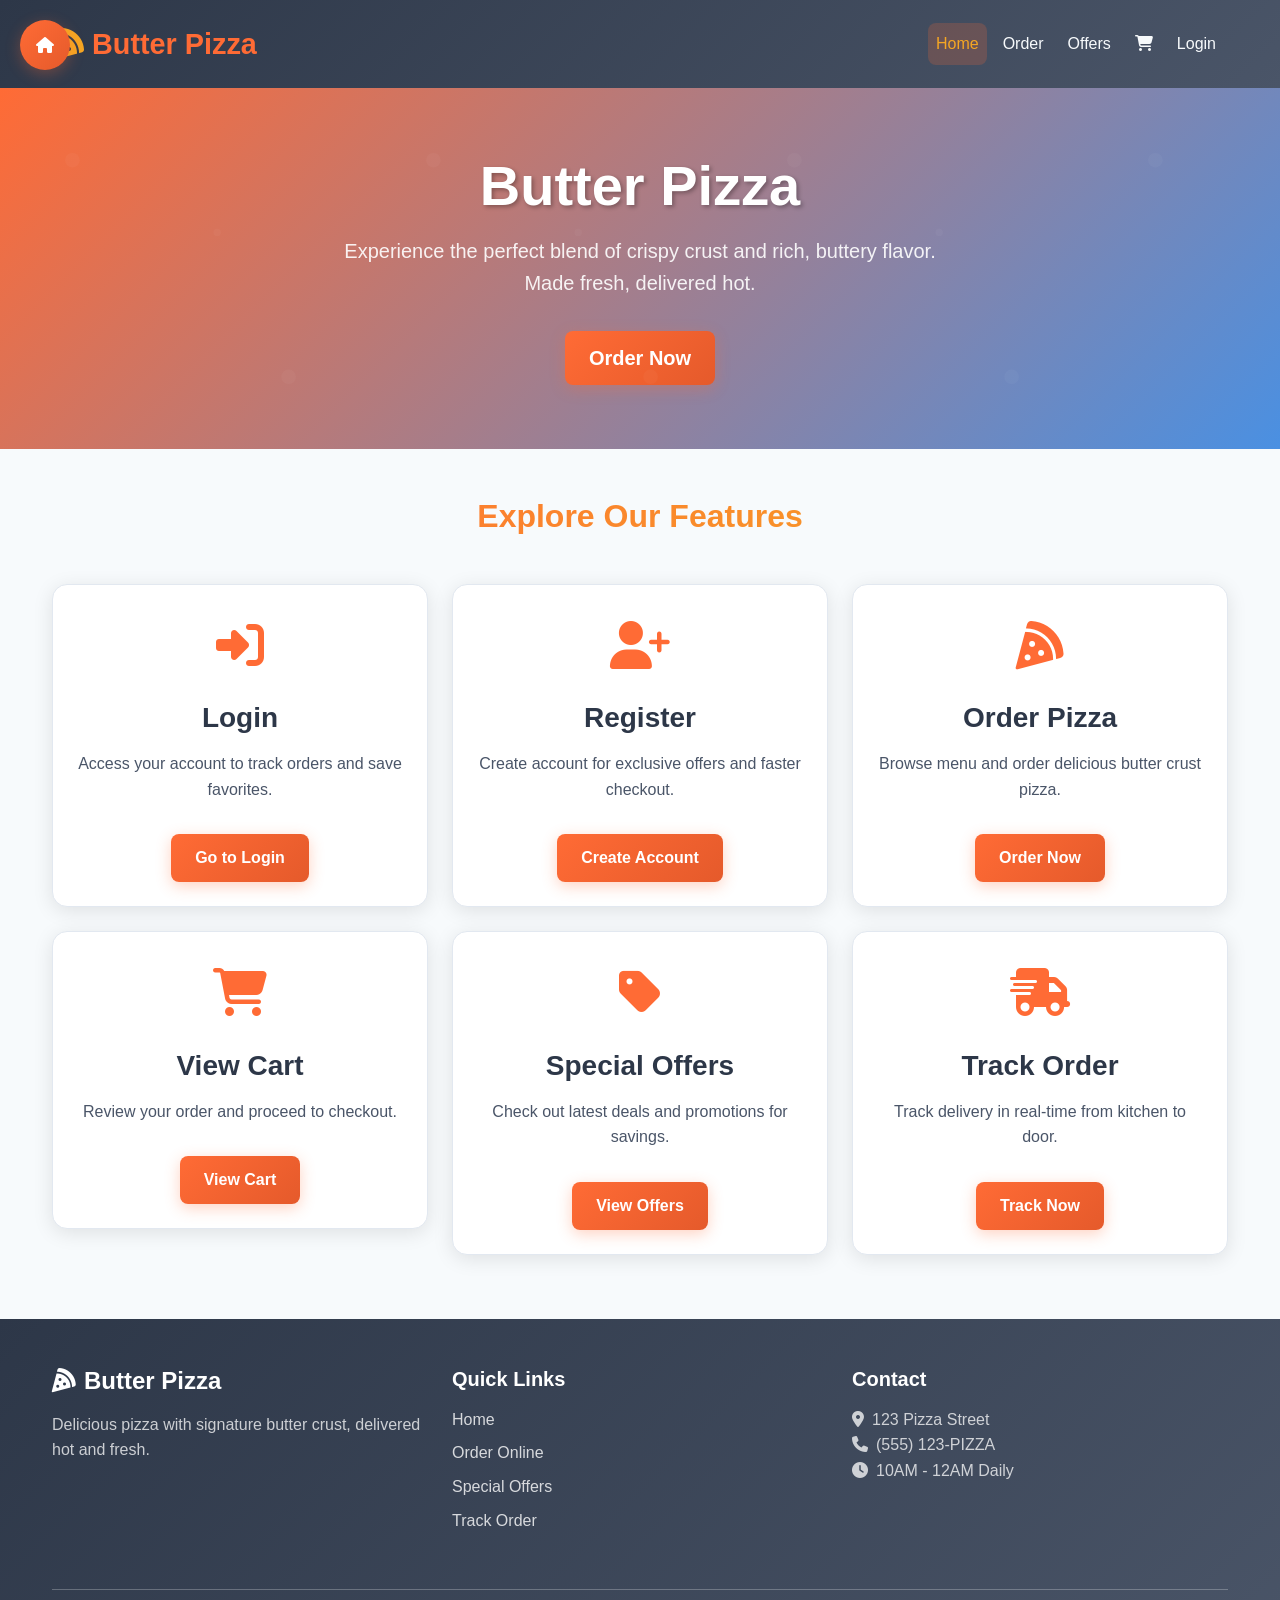
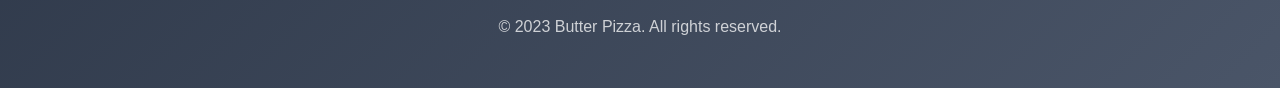
<file: 1a/index.html>
<!DOCTYPE html>
<html lang="en">
<head>
    <meta charset="UTF-8">
    <meta name="viewport" content="width=device-width, initial-scale=1.0">
    <title>Butter Pizza - Home</title>
    <!-- Bootstrap 5 -->
    <link href="https://cdn.jsdelivr.net/npm/bootstrap@5.3.0-alpha1/dist/css/bootstrap.min.css" rel="stylesheet">
    <!-- Font Awesome -->
    <link rel="stylesheet" href="https://cdnjs.cloudflare.com/ajax/libs/font-awesome/6.4.0/css/all.min.css">
    <!-- Custom CSS -->
    <link rel="stylesheet" href="styles.css">
</head>
<body>
    <!-- Navigation -->
    <nav class="navbar navbar-expand-lg">
        <div class="container">
            <a class="navbar-brand" href="index.html">
                <i class="fas fa-pizza-slice logo-icon"></i>
                Butter Pizza
            </a>
            <button class="navbar-toggler" type="button" data-bs-toggle="collapse" data-bs-target="#navbarNav">
                <span class="navbar-toggler-icon"></span>
            </button>
            <div class="collapse navbar-collapse" id="navbarNav">
                <ul class="navbar-nav ms-auto">
                    <li class="nav-item">
                        <a class="nav-link active" href="index.html">Home</a>
                    </li>
                    <li class="nav-item">
                        <a class="nav-link" href="order.html">Order</a>
                    </li>
                    <li class="nav-item">
                        <a class="nav-link" href="offers.html">Offers</a>
                    </li>
                    <li class="nav-item">
                        <a class="nav-link position-relative" href="cart.html">
                            <i class="fas fa-shopping-cart"></i>
                            <span class="cart-count badge bg-danger rounded-pill" style="display: none;">0</span>
                        </a>
                    </li>
                    <li class="nav-item">
                        <a class="nav-link" href="login.html">Login</a>
                    </li>
                </ul>
            </div>
        </div>
    </nav>

    <!-- Hero Section -->
    <section class="hero-section text-center">
        <div class="container">
            <h1 class="hero-title">Butter Pizza</h1>
            <p class="hero-subtitle">Experience the perfect blend of crispy crust and rich, buttery flavor. Made fresh, delivered hot.</p>
            <a href="order.html" class="btn btn-primary-custom btn-lg">Order Now</a>
        </div>
    </section>

    <!-- Main Content -->
    <main class="container my-5">
        <h2 class="text-center mb-5 text-gradient">Explore Our Features</h2>
        
        <div class="row g-4">
            <!-- Login Card -->
            <div class="col-md-4 col-lg-4">
                <a href="login.html" class="text-decoration-none">
                    <div class="card card-modern">
                        <div class="card-body text-center p-4">
                            <div class="card-icon">
                                <i class="fas fa-sign-in-alt"></i>
                            </div>
                            <h3 class="card-title">Login</h3>
                            <p class="card-text">Access your account to track orders and save favorites.</p>
                            <span class="btn btn-primary-custom mt-3">Go to Login</span>
                        </div>
                    </div>
                </a>
            </div>
            
            <!-- Register Card -->
            <div class="col-md-4 col-lg-4">
                <a href="register.html" class="text-decoration-none">
                    <div class="card card-modern">
                        <div class="card-body text-center p-4">
                            <div class="card-icon">
                                <i class="fas fa-user-plus"></i>
                            </div>
                            <h3 class="card-title">Register</h3>
                            <p class="card-text">Create account for exclusive offers and faster checkout.</p>
                            <span class="btn btn-primary-custom mt-3">Create Account</span>
                        </div>
                    </div>
                </a>
            </div>
            
            <!-- Order Card -->
            <div class="col-md-4 col-lg-4">
                <a href="order.html" class="text-decoration-none">
                    <div class="card card-modern">
                        <div class="card-body text-center p-4">
                            <div class="card-icon">
                                <i class="fas fa-pizza-slice"></i>
                            </div>
                            <h3 class="card-title">Order Pizza</h3>
                            <p class="card-text">Browse menu and order delicious butter crust pizza.</p>
                            <span class="btn btn-primary-custom mt-3">Order Now</span>
                        </div>
                    </div>
                </a>
            </div>
            
            <!-- Cart Card -->
            <div class="col-md-4 col-lg-4">
                <a href="cart.html" class="text-decoration-none">
                    <div class="card card-modern">
                        <div class="card-body text-center p-4">
                            <div class="card-icon">
                                <i class="fas fa-shopping-cart"></i>
                            </div>
                            <h3 class="card-title">View Cart</h3>
                            <p class="card-text">Review your order and proceed to checkout.</p>
                            <span class="btn btn-primary-custom mt-3">View Cart</span>
                        </div>
                    </div>
                </a>
            </div>
            
            <!-- Offers Card -->
            <div class="col-md-4 col-lg-4">
                <a href="offers.html" class="text-decoration-none">
                    <div class="card card-modern">
                        <div class="card-body text-center p-4">
                            <div class="card-icon">
                                <i class="fas fa-tag"></i>
                            </div>
                            <h3 class="card-title">Special Offers</h3>
                            <p class="card-text">Check out latest deals and promotions for savings.</p>
                            <span class="btn btn-primary-custom mt-3">View Offers</span>
                        </div>
                    </div>
                </a>
            </div>
            
            <!-- Track Card -->
            <div class="col-md-4 col-lg-4">
                <a href="track.html" class="text-decoration-none">
                    <div class="card card-modern">
                        <div class="card-body text-center p-4">
                            <div class="card-icon">
                                <i class="fas fa-shipping-fast"></i>
                            </div>
                            <h3 class="card-title">Track Order</h3>
                            <p class="card-text">Track delivery in real-time from kitchen to door.</p>
                            <span class="btn btn-primary-custom mt-3">Track Now</span>
                        </div>
                    </div>
                </a>
            </div>
        </div>
    </main>

    <!-- Footer -->
    <footer class="footer">
        <div class="container">
            <div class="row">
                <div class="col-md-4 mb-4">
                    <h4 class="mb-3">
                        <i class="fas fa-pizza-slice me-2"></i>Butter Pizza
                    </h4>
                    <p class="opacity-75">Delicious pizza with signature butter crust, delivered hot and fresh.</p>
                </div>
                <div class="col-md-4 mb-4">
                    <h5 class="mb-3">Quick Links</h5>
                    <div class="footer-links">
                        <a href="index.html" class="d-block mb-2">Home</a>
                        <a href="order.html" class="d-block mb-2">Order Online</a>
                        <a href="offers.html" class="d-block mb-2">Special Offers</a>
                        <a href="track.html" class="d-block mb-2">Track Order</a>
                    </div>
                </div>
                <div class="col-md-4 mb-4">
                    <h5 class="mb-3">Contact</h5>
                    <p class="opacity-75">
                        <i class="fas fa-map-marker-alt me-2"></i>123 Pizza Street<br>
                        <i class="fas fa-phone me-2"></i>(555) 123-PIZZA<br>
                        <i class="fas fa-clock me-2"></i>10AM - 12AM Daily
                    </p>
                </div>
            </div>
            <hr class="my-4 opacity-25">
            <div class="text-center opacity-75">
                <p>&copy; 2023 Butter Pizza. All rights reserved.</p>
            </div>
        </div>
    </footer>

    <!-- Home Button -->
    <a href="index.html" class="home-btn">
        <i class="fas fa-home"></i>
    </a>

    <!-- Bootstrap & Custom JS -->
    <script src="https://cdn.jsdelivr.net/npm/bootstrap@5.3.0-alpha1/dist/js/bootstrap.bundle.min.js"></script>
    <script src="script.js"></script>
</body>
</html>
</file>
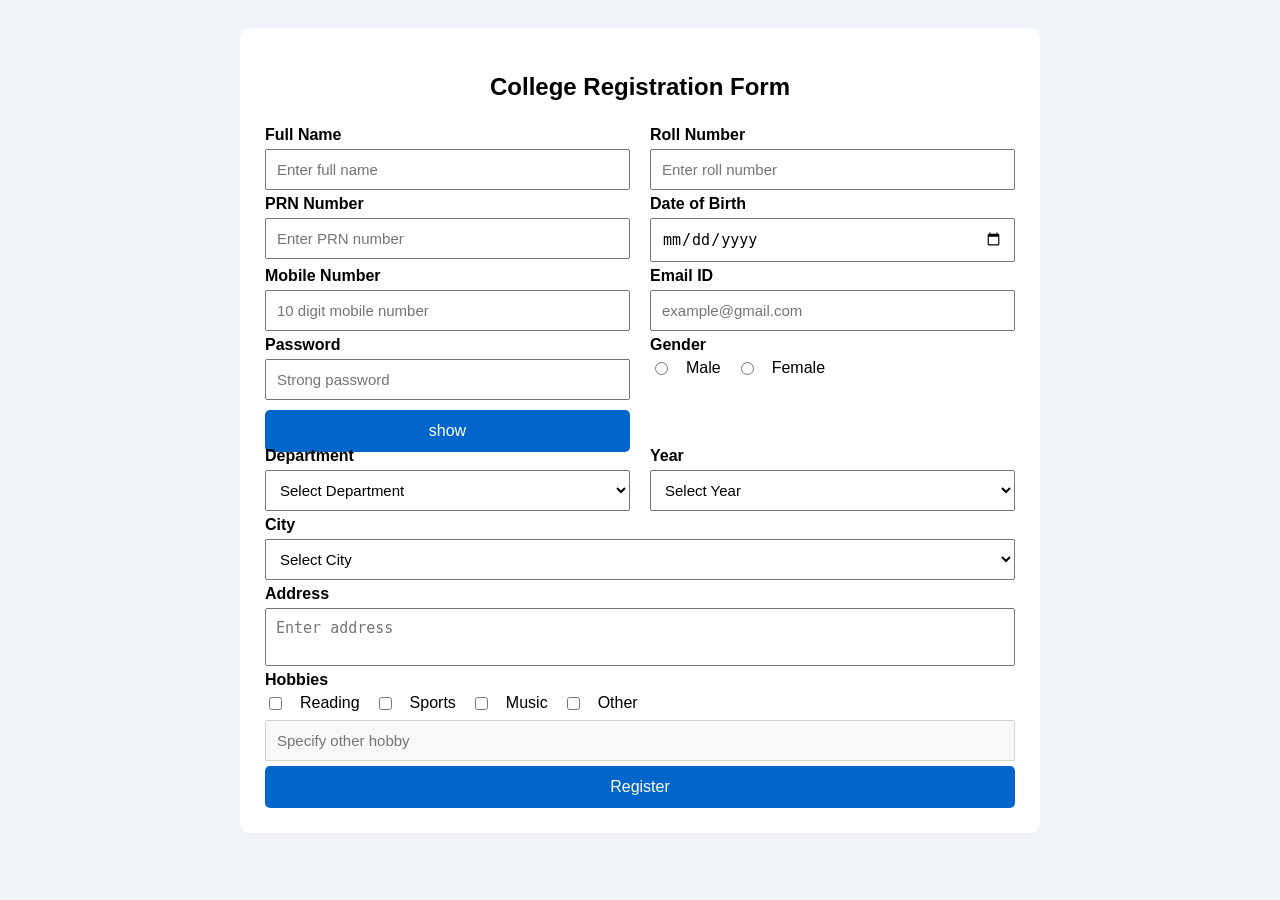
<file: 1b/index.html>
<!DOCTYPE html>
<html lang="en">
<head>
    <meta charset="UTF-8">
    <title>College Registration Form</title>
    <link rel="stylesheet" href="style.css">
</head>
<body>

<div class="container">
    <h2>College Registration Form</h2>

    <form>

        <div class="row">
            <div class="field">
                <label>Full Name</label>
                <input type="text" id="name" placeholder="Enter full name">
                <small class="error" id="nameErr"></small>
            </div>

            <div class="field">
                <label>Roll Number</label>
                <input type="text" id="roll" placeholder="Enter roll number">
                <small class="error" id="rollErr"></small>
            </div>
        </div>

        <div class="row">
            <div class="field">
                <label>PRN Number</label>
                <input type="text" id="prn" placeholder="Enter PRN number">
                <small class="error" id="prnErr"></small>
            </div>

            <div class="field">
                <label>Date of Birth</label>
                <input type="date" id="dob">
                <small class="error" id="dobErr"></small>
            </div>
        </div>

        <div class="row">
            <div class="field">
                <label>Mobile Number</label>
                <input type="text" id="mobile" placeholder="10 digit mobile number">
                <small class="error" id="mobileErr"></small>
            </div>

            <div class="field">
                <label>Email ID</label>
                <input type="email" id="email" placeholder="example@gmail.com">
                <small class="error" id="emailErr"></small>
            </div>
        </div>

        <div class="row">
            <div class="field">
                <label>Password</label>
                <input type="password" id="password" placeholder="Strong password">
                <button type="button" id="togglePassword">show</button>
                <small class="error" id="passwordErr"></small>
            </div>

            <div class="field">
                <label>Gender</label>
                <div class="radio">
                    <input type="radio" name="gender" value="Male"> Male
                    <input type="radio" name="gender" value="Female"> Female
                </div>
                <small class="error" id="genderErr"></small>
            </div>
        </div>

        <div class="row">
            <div class="field">
                <label>Department</label>
                <select id="dept">
                    <option value="">Select Department</option>
                    <option>IT</option>
                    <option>Computer</option>
                    <option>ENTC</option>
                    <option>Mechanical</option>
                </select>
                <small class="error" id="deptErr"></small>
            </div>

            <div class="field">
                <label>Year</label>
                <select id="year">
                    <option value="">Select Year</option>
                    <option>FE</option>
                    <option>SE</option>
                    <option>TE</option>
                    <option>BE</option>
                </select>
                <small class="error" id="yearErr"></small>
            </div>
        </div>

        <div class="field">
            <label>City</label>
            <select id="city">
                <option value="">Select City</option>
                <option>Pune</option>
                <option>Mumbai</option>
                <option>Delhi</option>
                <option>Bangalore</option>
            </select>
            <small class="error" id="cityErr"></small>
        </div>

        
        <div class="field">
            <label>Address</label>
            <textarea id="address" placeholder="Enter address"></textarea>
            <small class="error" id="addressErr"></small>
        </div>

        <div class="field">
            <label>Hobbies</label>
            <div class="checkbox">
                <input type="checkbox" value="Reading"> Reading
                <input type="checkbox" value="Sports"> Sports
                <input type="checkbox" value="Music"> Music
                <input type="checkbox" id="otherChk" onclick="toggleOther()"> Other
            </div>
            <input type="text" id="otherHobby" placeholder="Specify other hobby" disabled>
            <small class="error" id="hobbyErr"></small>
        </div>

        <button type="button" onclick="submitForm()">Register</button>
    </form>
</div>

<script src="script.js"></script>
</body>
</html>
</file>
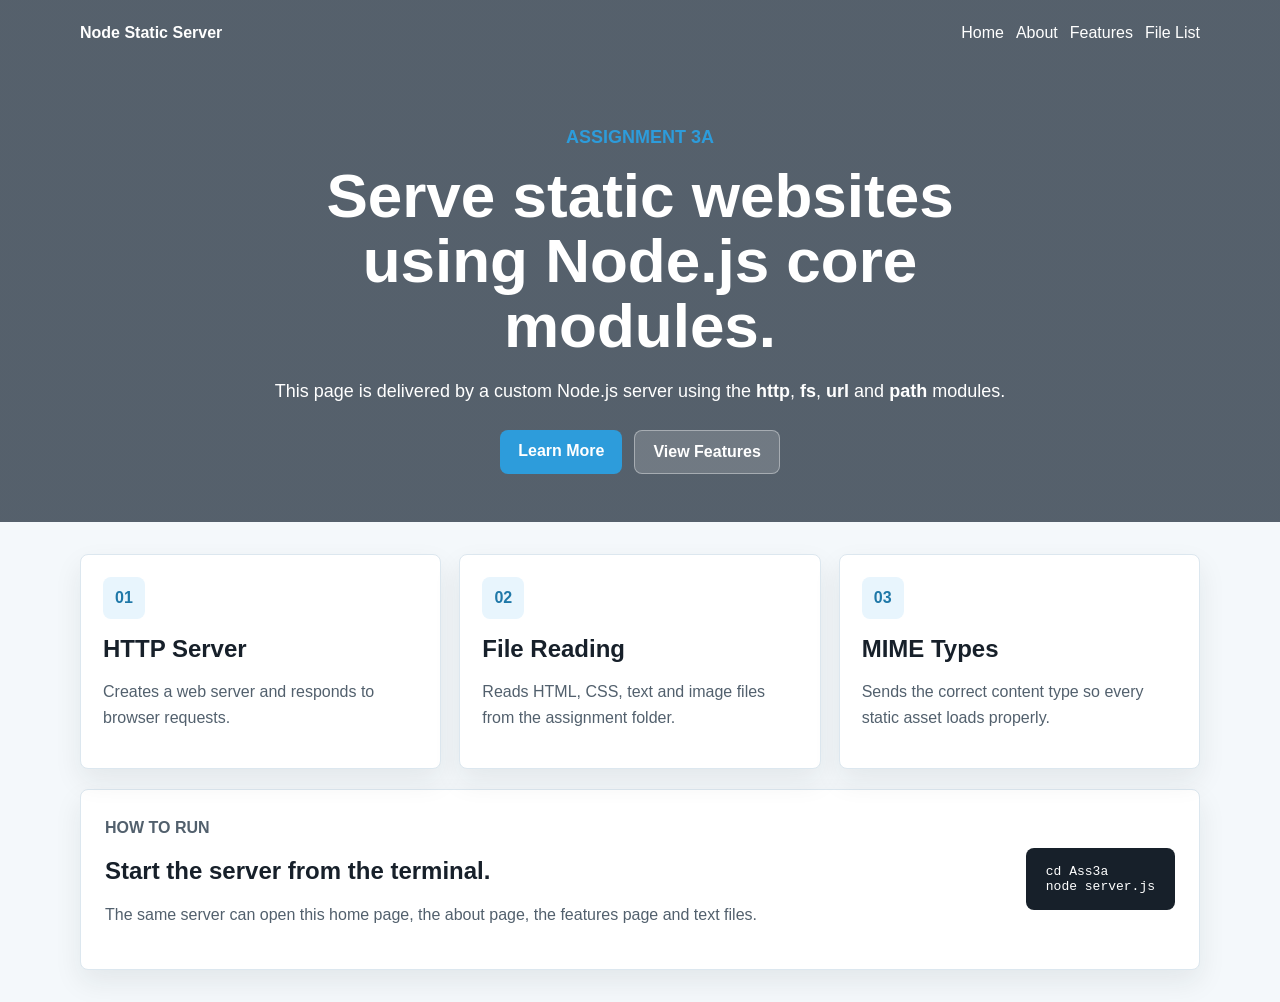
<file: Ass3a/index.html>
<!DOCTYPE html>
<html lang="en">
<head>
  <meta charset="UTF-8">
  <meta name="viewport" content="width=device-width, initial-scale=1.0">
  <title>Assignment 3a | Static Server</title>
  <link rel="stylesheet" href="style.css">
</head>
<body>
  <header class="hero">
    <nav>
      <strong>Node Static Server</strong>
      <div class="nav-links">
        <a href="index.html">Home</a>
        <a href="about.html">About</a>
        <a href="features.html">Features</a>
        <a href="/">File List</a>
      </div>
    </nav>

    <section class="hero-content">
      <p class="tag">Assignment 3a</p>
      <h1>Serve static websites using Node.js core modules.</h1>
      <p>
        This page is delivered by a custom Node.js server using the
        <strong>http</strong>, <strong>fs</strong>, <strong>url</strong> and
        <strong>path</strong> modules.
      </p>
      <div class="actions">
        <a class="button" href="about.html">Learn More</a>
        <a class="button secondary" href="features.html">View Features</a>
      </div>
    </section>
  </header>

  <main>
    <section class="cards">
      <article>
        <span>01</span>
        <h2>HTTP Server</h2>
        <p>Creates a web server and responds to browser requests.</p>
      </article>
      <article>
        <span>02</span>
        <h2>File Reading</h2>
        <p>Reads HTML, CSS, text and image files from the assignment folder.</p>
      </article>
      <article>
        <span>03</span>
        <h2>MIME Types</h2>
        <p>Sends the correct content type so every static asset loads properly.</p>
      </article>
    </section>

    <section class="panel">
      <div>
        <p class="tag">How to run</p>
        <h2>Start the server from the terminal.</h2>
        <p>The same server can open this home page, the about page, the features page and text files.</p>
      </div>
      <pre><code>cd Ass3a
node server.js</code></pre>
    </section>
  </main>
</body>
</html>
</file>
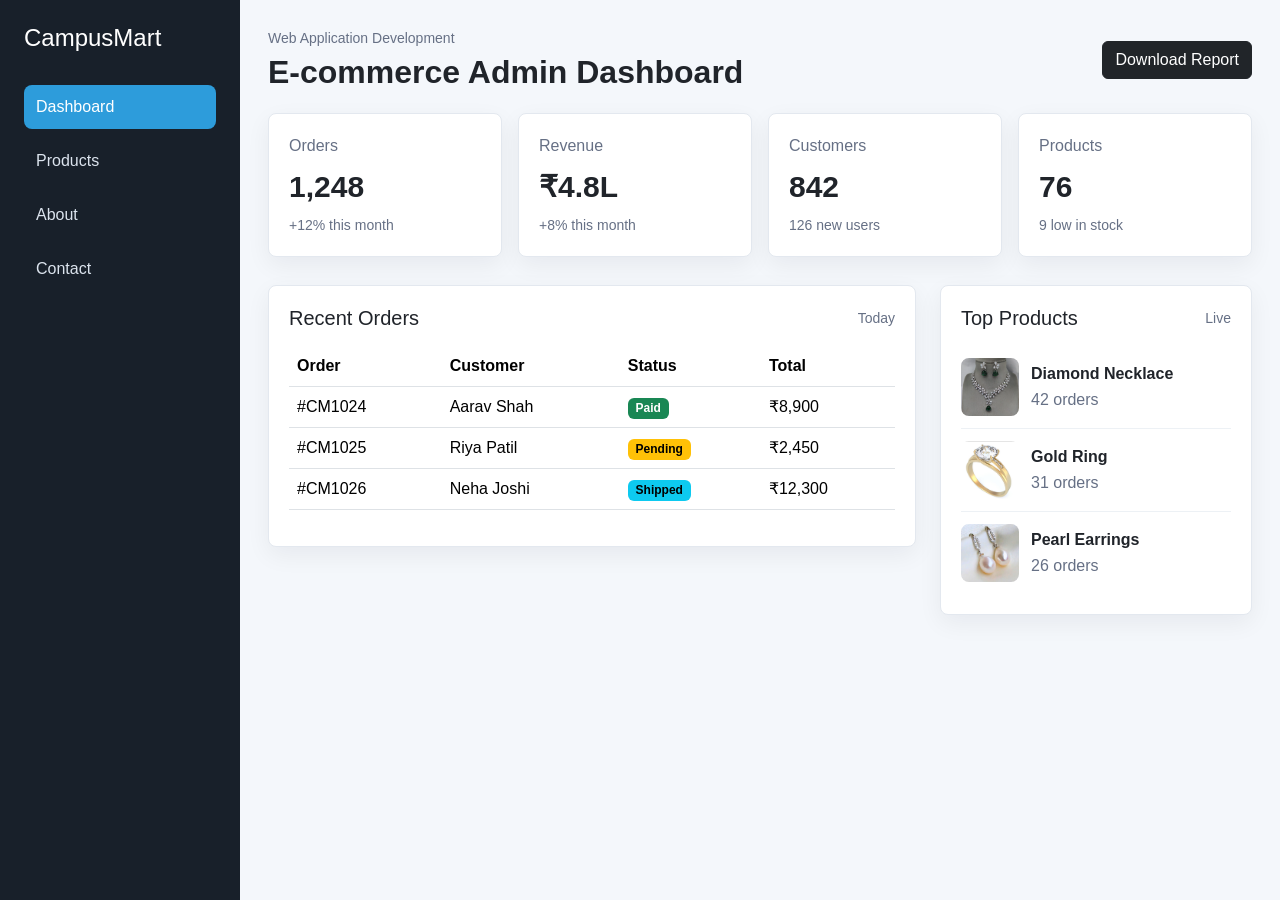
<file: Ass2b/site/index.html>
<!DOCTYPE html>
<html lang="en">
<head>
  <meta charset="UTF-8">
  <meta name="viewport" content="width=device-width, initial-scale=1.0">
  <title>Assignment 1a | Admin Dashboard</title>
  <link href="https://cdn.jsdelivr.net/npm/bootstrap@5.3.2/dist/css/bootstrap.min.css" rel="stylesheet">
  <link rel="stylesheet" href="style.css">
</head>
<body>
  <div class="dashboard">
    <aside class="sidebar">
      <h1>CampusMart</h1>
      <nav>
        <a class="active" href="index.html">Dashboard</a>
        <a href="collections.html">Products</a>
        <a href="about-us.html">About</a>
        <a href="contact.html">Contact</a>
      </nav>
    </aside>

    <main class="content">
      <header class="topbar">
        <div>
          <p class="eyebrow">Web Application Development</p>
          <h2>E-commerce Admin Dashboard</h2>
        </div>
        <button class="btn btn-dark">Download Report</button>
      </header>

      <section class="row g-3 stats">
        <div class="col-md-6 col-xl-3">
          <article class="stat-card">
            <span>Orders</span>
            <strong>1,248</strong>
            <small>+12% this month</small>
          </article>
        </div>
        <div class="col-md-6 col-xl-3">
          <article class="stat-card">
            <span>Revenue</span>
            <strong>₹4.8L</strong>
            <small>+8% this month</small>
          </article>
        </div>
        <div class="col-md-6 col-xl-3">
          <article class="stat-card">
            <span>Customers</span>
            <strong>842</strong>
            <small>126 new users</small>
          </article>
        </div>
        <div class="col-md-6 col-xl-3">
          <article class="stat-card">
            <span>Products</span>
            <strong>76</strong>
            <small>9 low in stock</small>
          </article>
        </div>
      </section>

      <section class="row g-4 mt-1">
        <div class="col-lg-8">
          <article class="panel">
            <div class="panel-heading">
              <h3>Recent Orders</h3>
              <span>Today</span>
            </div>
            <div class="table-responsive">
              <table class="table align-middle">
                <thead>
                  <tr>
                    <th>Order</th>
                    <th>Customer</th>
                    <th>Status</th>
                    <th>Total</th>
                  </tr>
                </thead>
                <tbody>
                  <tr>
                    <td>#CM1024</td>
                    <td>Aarav Shah</td>
                    <td><span class="badge text-bg-success">Paid</span></td>
                    <td>₹8,900</td>
                  </tr>
                  <tr>
                    <td>#CM1025</td>
                    <td>Riya Patil</td>
                    <td><span class="badge text-bg-warning">Pending</span></td>
                    <td>₹2,450</td>
                  </tr>
                  <tr>
                    <td>#CM1026</td>
                    <td>Neha Joshi</td>
                    <td><span class="badge text-bg-info">Shipped</span></td>
                    <td>₹12,300</td>
                  </tr>
                </tbody>
              </table>
            </div>
          </article>
        </div>

        <div class="col-lg-4">
          <article class="panel">
            <div class="panel-heading">
              <h3>Top Products</h3>
              <span>Live</span>
            </div>
            <div class="product">
              <img src="images/necklace.png" alt="Diamond necklace">
              <div>
                <strong>Diamond Necklace</strong>
                <p>42 orders</p>
              </div>
            </div>
            <div class="product">
              <img src="images/ring.png" alt="Gold ring">
              <div>
                <strong>Gold Ring</strong>
                <p>31 orders</p>
              </div>
            </div>
            <div class="product">
              <img src="images/earring.png" alt="Pearl earrings">
              <div>
                <strong>Pearl Earrings</strong>
                <p>26 orders</p>
              </div>
            </div>
          </article>
        </div>
      </section>
    </main>
  </div>

  <script src="https://cdn.jsdelivr.net/npm/bootstrap@5.3.2/dist/js/bootstrap.bundle.min.js"></script>
</body>
</html>
</file>
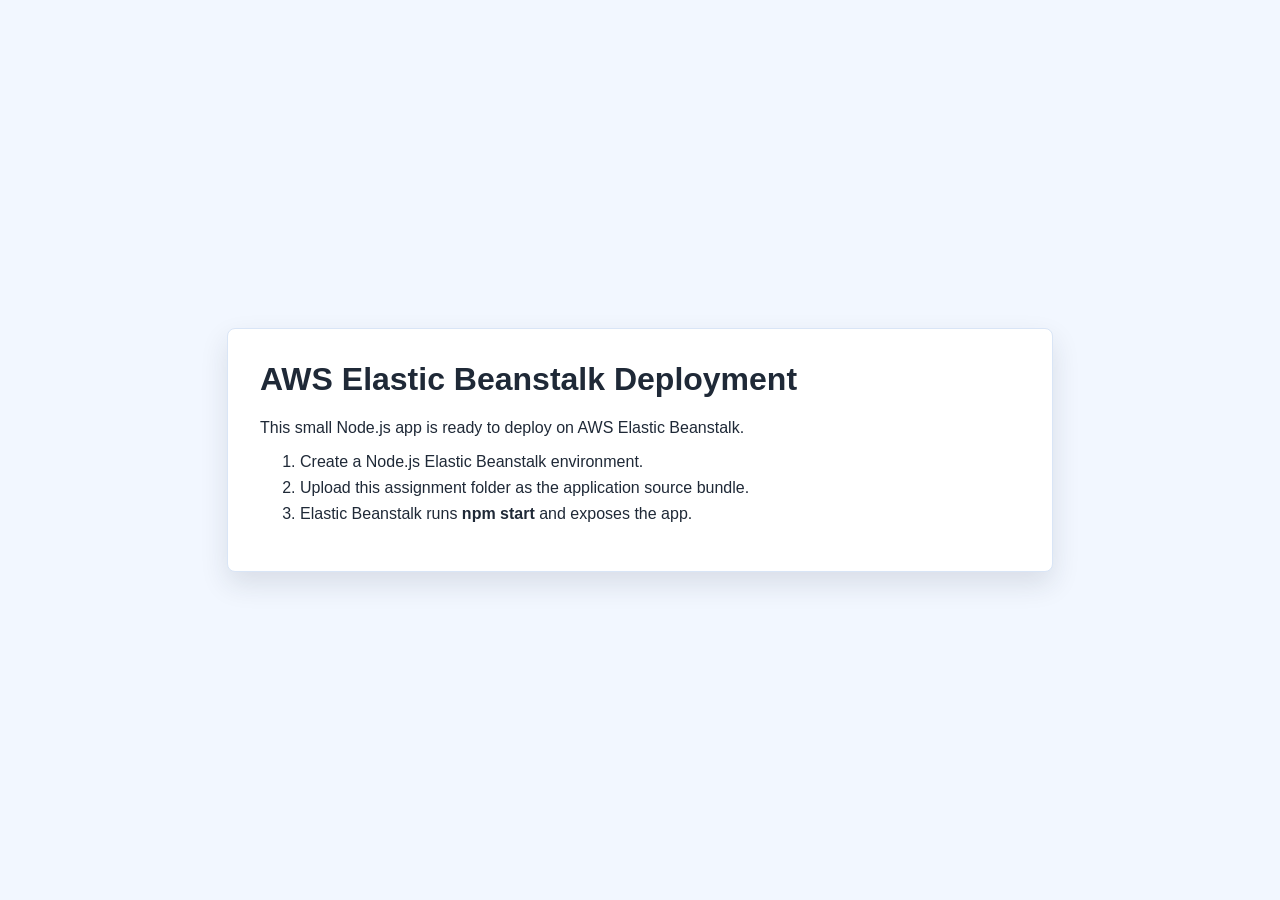
<file: Ass4b/public/index.html>
<!DOCTYPE html>
<html lang="en">
<head>
  <meta charset="UTF-8">
  <meta name="viewport" content="width=device-width, initial-scale=1.0">
  <title>Assignment 4b | AWS Deployment</title>
  <style>
    body {
      margin: 0;
      min-height: 100vh;
      display: grid;
      place-items: center;
      font-family: Arial, sans-serif;
      background: #f2f7ff;
      color: #1f2937;
    }
    main {
      width: min(760px, calc(100% - 32px));
      padding: 32px;
      background: #fff;
      border-radius: 8px;
      border: 1px solid #d9e5f6;
      box-shadow: 0 12px 28px rgba(31, 41, 55, 0.12);
    }
    h1 { margin-top: 0; }
    li { margin: 8px 0; }
  </style>
</head>
<body>
  <main>
    <h1>AWS Elastic Beanstalk Deployment</h1>
    <p>This small Node.js app is ready to deploy on AWS Elastic Beanstalk.</p>
    <ol>
      <li>Create a Node.js Elastic Beanstalk environment.</li>
      <li>Upload this assignment folder as the application source bundle.</li>
      <li>Elastic Beanstalk runs <strong>npm start</strong> and exposes the app.</li>
    </ol>
  </main>
</body>
</html>
</file>
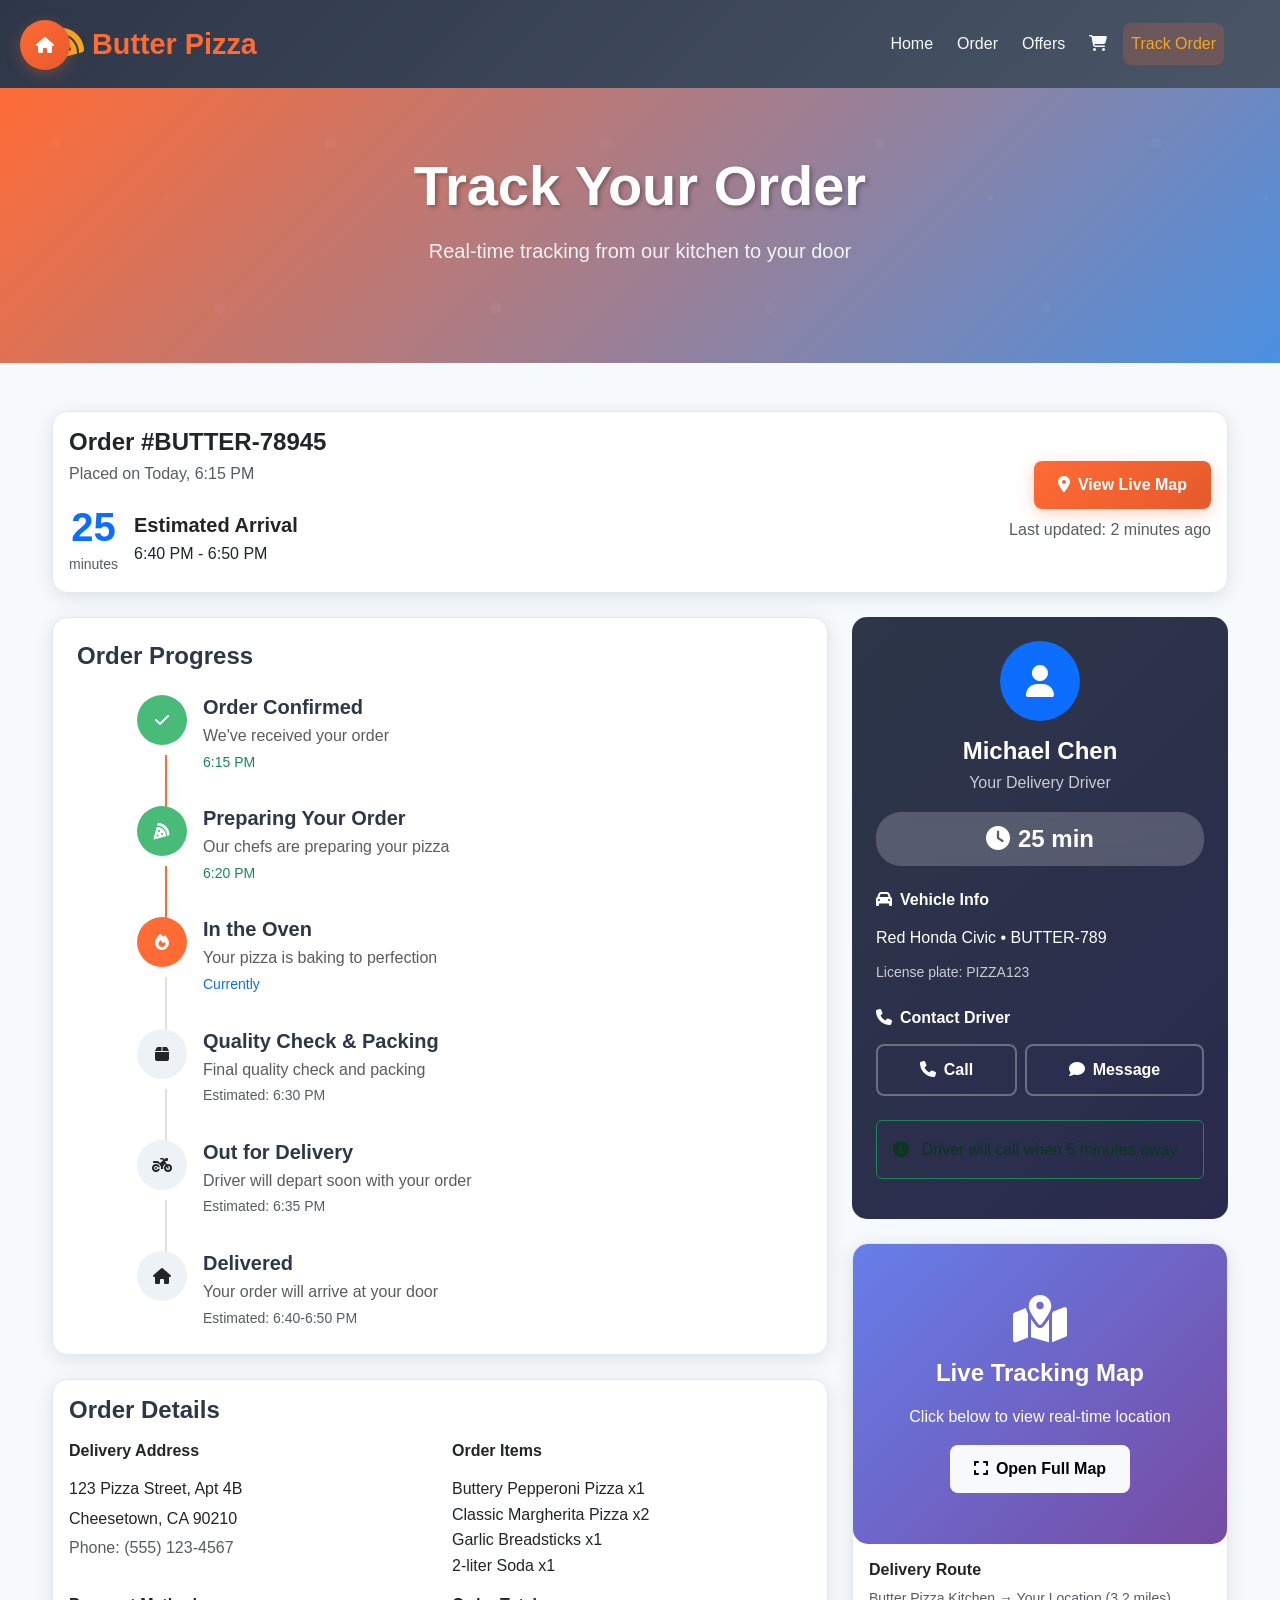
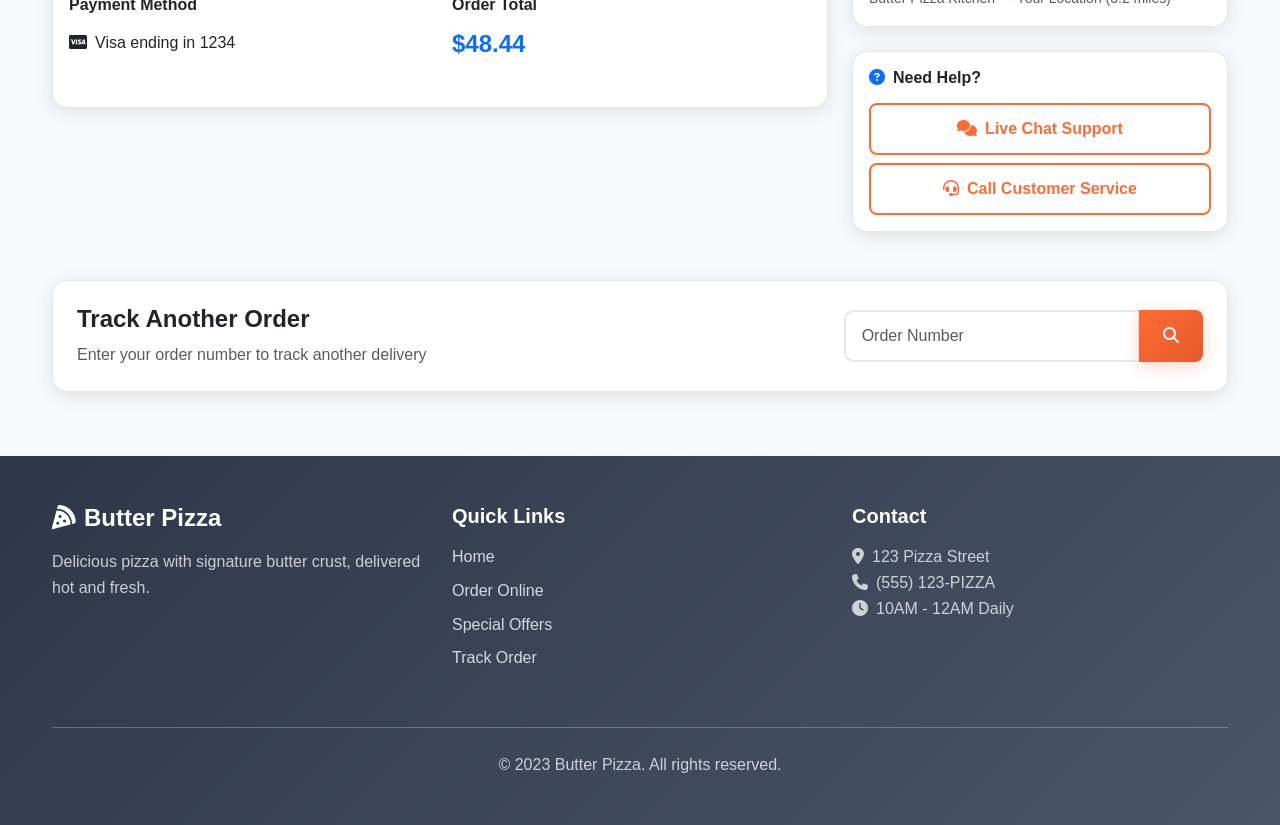
<file: 1a/docs.html>
<!DOCTYPE html>
<html lang="en">
<head>
    <meta charset="UTF-8">
    <meta name="viewport" content="width=device-width, initial-scale=1.0">
    <title>Track Order - Butter Pizza</title>
    <link href="https://cdn.jsdelivr.net/npm/bootstrap@5.3.0-alpha1/dist/css/bootstrap.min.css" rel="stylesheet">
    <link rel="stylesheet" href="https://cdnjs.cloudflare.com/ajax/libs/font-awesome/6.4.0/css/all.min.css">
    <link rel="stylesheet" href="styles.css">
    <style>
        /* Additional styles for tracking page */
        .driver-card {
            background: linear-gradient(135deg, var(--dark), #2a2a4e);
            color: white;
            border-radius: 15px;
            overflow: hidden;
        }
        
        .tracking-map {
            height: 300px;
            background: linear-gradient(135deg, #667eea 0%, #764ba2 100%);
            border-radius: 15px;
            display: flex;
            align-items: center;
            justify-content: center;
            color: white;
            position: relative;
            overflow: hidden;
        }
        
        .tracking-map::before {
            content: '';
            position: absolute;
            top: 0;
            left: 0;
            right: 0;
            bottom: 0;
            background: url('https://images.unsplash.com/photo-1542314831-068cd1dbfeeb?ixlib=rb-4.0.3&auto=format&fit=crop&w=800&q=80') center/cover;
            opacity: 0.3;
        }
        
        .eta-badge {
            font-size: 1.5rem;
            font-weight: 700;
            background: rgba(255,255,255,0.2);
            padding: 0.5rem 1.5rem;
            border-radius: 25px;
            backdrop-filter: blur(10px);
        }
        
        .step-connector {
            position: absolute;
            left: 28px;
            top: 60px;
            bottom: -30px;
            width: 2px;
            background: #e0e0e0;
            z-index: 0;
        }
        
        .step-connector.completed {
            background: var(--primary);
        }
    </style>
</head>
<body>
    <!-- Navigation -->
    <nav class="navbar navbar-expand-lg">
        <div class="container">
            <a class="navbar-brand" href="index.html">
                <i class="fas fa-pizza-slice logo-icon"></i>
                Butter Pizza
            </a>
            <button class="navbar-toggler" type="button" data-bs-toggle="collapse" data-bs-target="#navbarNav">
                <span class="navbar-toggler-icon"></span>
            </button>
            <div class="collapse navbar-collapse" id="navbarNav">
                <ul class="navbar-nav ms-auto">
                    <li class="nav-item">
                        <a class="nav-link" href="index.html">Home</a>
                    </li>
                    <li class="nav-item">
                        <a class="nav-link" href="order.html">Order</a>
                    </li>
                    <li class="nav-item">
                        <a class="nav-link" href="offers.html">Offers</a>
                    </li>
                    <li class="nav-item">
                        <a class="nav-link position-relative" href="cart.html">
                            <i class="fas fa-shopping-cart"></i>
                            <span class="cart-count badge bg-danger rounded-pill" style="display: none;">0</span>
                        </a>
                    </li>
                    <li class="nav-item">
                        <a class="nav-link active" href="track.html">Track Order</a>
                    </li>
                </ul>
            </div>
        </div>
    </nav>

    <!-- Hero Section -->
    <section class="hero-section text-center">
        <div class="container">
            <h1 class="hero-title">Track Your Order</h1>
            <p class="hero-subtitle">Real-time tracking from our kitchen to your door</p>
        </div>
    </section>

    <!-- Tracking Content -->
    <main class="container my-5">
        <!-- Order Status Card -->
        <div class="card card-modern mb-4">
            <div class="card-body">
                <div class="row align-items-center">
                    <div class="col-md-6">
                        <h4 class="mb-1">Order #BUTTER-78945</h4>
                        <p class="text-muted mb-3">Placed on Today, 6:15 PM</p>
                        <div class="d-flex align-items-center gap-3">
                            <div class="text-center">
                                <div class="display-6 fw-bold text-primary">25</div>
                                <small class="text-muted">minutes</small>
                            </div>
                            <div>
                                <h5 class="mb-1">Estimated Arrival</h5>
                                <p class="mb-0">6:40 PM - 6:50 PM</p>
                            </div>
                        </div>
                    </div>
                    <div class="col-md-6 text-md-end">
                        <button class="btn btn-primary-custom mb-2" onclick="showToast('Live tracking would open here', 'info')">
                            <i class="fas fa-map-marker-alt me-2"></i>View Live Map
                        </button>
                        <p class="text-muted mb-0">Last updated: 2 minutes ago</p>
                    </div>
                </div>
            </div>
        </div>
        
        <div class="row">
            <!-- Tracking Timeline -->
            <div class="col-lg-8">
                <div class="card card-modern mb-4">
                    <div class="card-body p-4">
                        <h4 class="card-title mb-4">Order Progress</h4>
                        
                        <div class="tracking-container">
                            <!-- Step 1 - Completed -->
                            <div class="timeline-step">
                                <div class="step-icon completed">
                                    <i class="fas fa-check"></i>
                                </div>
                                <div class="timeline-content">
                                    <h5 class="mb-1">Order Confirmed</h5>
                                    <p class="text-muted mb-0">We've received your order</p>
                                    <small class="text-success">6:15 PM</small>
                                </div>
                                <div class="step-connector completed"></div>
                            </div>
                            
                            <!-- Step 2 - Completed -->
                            <div class="timeline-step">
                                <div class="step-icon completed">
                                    <i class="fas fa-pizza-slice"></i>
                                </div>
                                <div class="timeline-content">
                                    <h5 class="mb-1">Preparing Your Order</h5>
                                    <p class="text-muted mb-0">Our chefs are preparing your pizza</p>
                                    <small class="text-success">6:20 PM</small>
                                </div>
                                <div class="step-connector completed"></div>
                            </div>
                            
                            <!-- Step 3 - Active -->
                            <div class="timeline-step">
                                <div class="step-icon active">
                                    <i class="fas fa-fire"></i>
                                </div>
                                <div class="timeline-content">
                                    <h5 class="mb-1">In the Oven</h5>
                                    <p class="text-muted mb-0">Your pizza is baking to perfection</p>
                                    <small class="text-primary">Currently</small>
                                </div>
                                <div class="step-connector"></div>
                            </div>
                            
                            <!-- Step 4 -->
                            <div class="timeline-step">
                                <div class="step-icon">
                                    <i class="fas fa-box"></i>
                                </div>
                                <div class="timeline-content">
                                    <h5 class="mb-1">Quality Check & Packing</h5>
                                    <p class="text-muted mb-0">Final quality check and packing</p>
                                    <small class="text-muted">Estimated: 6:30 PM</small>
                                </div>
                                <div class="step-connector"></div>
                            </div>
                            
                            <!-- Step 5 -->
                            <div class="timeline-step">
                                <div class="step-icon">
                                    <i class="fas fa-motorcycle"></i>
                                </div>
                                <div class="timeline-content">
                                    <h5 class="mb-1">Out for Delivery</h5>
                                    <p class="text-muted mb-0">Driver will depart soon with your order</p>
                                    <small class="text-muted">Estimated: 6:35 PM</small>
                                </div>
                                <div class="step-connector"></div>
                            </div>
                            
                            <!-- Step 6 -->
                            <div class="timeline-step">
                                <div class="step-icon">
                                    <i class="fas fa-home"></i>
                                </div>
                                <div class="timeline-content">
                                    <h5 class="mb-1">Delivered</h5>
                                    <p class="text-muted mb-0">Your order will arrive at your door</p>
                                    <small class="text-muted">Estimated: 6:40-6:50 PM</small>
                                </div>
                            </div>
                        </div>
                    </div>
                </div>
                
                <!-- Order Details -->
                <div class="card card-modern">
                    <div class="card-body">
                        <h4 class="card-title mb-3">Order Details</h4>
                        <div class="row">
                            <div class="col-md-6 mb-3">
                                <h6>Delivery Address</h6>
                                <p class="mb-1">123 Pizza Street, Apt 4B</p>
                                <p class="mb-1">Cheesetown, CA 90210</p>
                                <p class="text-muted mb-0">Phone: (555) 123-4567</p>
                            </div>
                            <div class="col-md-6 mb-3">
                                <h6>Order Items</h6>
                                <ul class="list-unstyled mb-0">
                                    <li>Buttery Pepperoni Pizza x1</li>
                                    <li>Classic Margherita Pizza x2</li>
                                    <li>Garlic Breadsticks x1</li>
                                    <li>2-liter Soda x1</li>
                                </ul>
                            </div>
                        </div>
                        <div class="row">
                            <div class="col-md-6 mb-3">
                                <h6>Payment Method</h6>
                                <p><i class="fab fa-cc-visa me-2"></i>Visa ending in 1234</p>
                            </div>
                            <div class="col-md-6 mb-3">
                                <h6>Order Total</h6>
                                <h4 class="text-primary">$48.44</h4>
                            </div>
                        </div>
                    </div>
                </div>
            </div>
            
            <!-- Driver Info & Map -->
            <div class="col-lg-4">
                <!-- Driver Card -->
                <div class="driver-card mb-4">
                    <div class="card-body p-4">
                        <div class="text-center mb-4">
                            <div class="mb-3">
                                <div class="rounded-circle bg-primary d-inline-flex align-items-center justify-content-center" 
                                     style="width: 80px; height: 80px;">
                                    <i class="fas fa-user fa-2x"></i>
                                </div>
                            </div>
                            <h4 class="mb-1">Michael Chen</h4>
                            <p class="opacity-75 mb-3">Your Delivery Driver</p>
                            <div class="eta-badge mb-3">
                                <i class="fas fa-clock me-2"></i>25 min
                            </div>
                        </div>
                        
                        <div class="mb-4">
                            <h6 class="mb-3">
                                <i class="fas fa-car me-2"></i>Vehicle Info
                            </h6>
                            <p class="mb-2">Red Honda Civic • BUTTER-789</p>
                            <small class="opacity-75">License plate: PIZZA123</small>
                        </div>
                        
                        <div class="mb-4">
                            <h6 class="mb-3">
                                <i class="fas fa-phone me-2"></i>Contact Driver
                            </h6>
                            <div class="d-flex gap-2">
                                <button class="btn btn-outline-light flex-fill" onclick="showToast('Calling driver...', 'info')">
                                    <i class="fas fa-phone me-2"></i>Call
                                </button>
                                <button class="btn btn-outline-light flex-fill" onclick="showToast('Messaging driver...', 'info')">
                                    <i class="fas fa-comment me-2"></i>Message
                                </button>
                            </div>
                        </div>
                        
                        <div class="alert alert-success bg-transparent border-success">
                            <i class="fas fa-info-circle me-2"></i>
                            Driver will call when 5 minutes away
                        </div>
                    </div>
                </div>
                
                <!-- Live Map Preview -->
                <div class="card card-modern">
                    <div class="card-body p-0">
                        <div class="tracking-map">
                            <div class="text-center">
                                <i class="fas fa-map-marked-alt fa-3x mb-3"></i>
                                <h4>Live Tracking Map</h4>
                                <p class="mb-0">Click below to view real-time location</p>
                                <button class="btn btn-light mt-3" onclick="showToast('Opening live map...', 'info')">
                                    <i class="fas fa-expand me-2"></i>Open Full Map
                                </button>
                            </div>
                        </div>
                        <div class="p-3">
                            <h6 class="mb-2">Delivery Route</h6>
                            <p class="text-muted small mb-0">
                                Butter Pizza Kitchen → Your Location (3.2 miles)
                            </p>
                        </div>
                    </div>
                </div>
                
                <!-- Help & Support -->
                <div class="card card-modern mt-4">
                    <div class="card-body">
                        <h6 class="mb-3">
                            <i class="fas fa-question-circle me-2 text-primary"></i>Need Help?
                        </h6>
                        <div class="d-grid gap-2">
                            <button class="btn btn-outline-primary" onclick="showToast('Opening live chat...', 'info')">
                                <i class="fas fa-comments me-2"></i>Live Chat Support
                            </button>
                            <button class="btn btn-outline-primary" onclick="showToast('Calling support...', 'info')">
                                <i class="fas fa-headset me-2"></i>Call Customer Service
                            </button>
                        </div>
                    </div>
                </div>
            </div>
        </div>
        
        <!-- Track Another Order -->
        <div class="card card-modern mt-5">
            <div class="card-body p-4">
                <div class="row align-items-center">
                    <div class="col-md-8">
                        <h4 class="mb-2">Track Another Order</h4>
                        <p class="text-muted mb-0">Enter your order number to track another delivery</p>
                    </div>
                    <div class="col-md-4">
                        <div class="input-group">
                            <input type="text" class="form-control form-control-modern" placeholder="Order Number">
                            <button class="btn btn-primary-custom" onclick="showToast('Searching for order...', 'info')">
                                <i class="fas fa-search"></i>
                            </button>
                        </div>
                    </div>
                </div>
            </div>
        </div>
    </main>

    <!-- Footer -->
    <footer class="footer">
        <div class="container">
            <div class="row">
                <div class="col-md-4 mb-4">
                    <h4 class="mb-3">
                        <i class="fas fa-pizza-slice me-2"></i>Butter Pizza
                    </h4>
                    <p class="opacity-75">Delicious pizza with signature butter crust, delivered hot and fresh.</p>
                </div>
                <div class="col-md-4 mb-4">
                    <h5 class="mb-3">Quick Links</h5>
                    <div class="footer-links">
                        <a href="index.html" class="d-block mb-2">Home</a>
                        <a href="order.html" class="d-block mb-2">Order Online</a>
                        <a href="offers.html" class="d-block mb-2">Special Offers</a>
                        <a href="track.html" class="d-block mb-2">Track Order</a>
                    </div>
                </div>
                <div class="col-md-4 mb-4">
                    <h5 class="mb-3">Contact</h5>
                    <p class="opacity-75">
                        <i class="fas fa-map-marker-alt me-2"></i>123 Pizza Street<br>
                        <i class="fas fa-phone me-2"></i>(555) 123-PIZZA<br>
                        <i class="fas fa-clock me-2"></i>10AM - 12AM Daily
                    </p>
                </div>
            </div>
            <hr class="my-4 opacity-25">
            <div class="text-center opacity-75">
                <p>&copy; 2023 Butter Pizza. All rights reserved.</p>
            </div>
        </div>
    </footer>

    <!-- Home Button -->
    <a href="index.html" class="home-btn">
        <i class="fas fa-home"></i>
    </a>

    <script src="https://cdn.jsdelivr.net/npm/bootstrap@5.3.0-alpha1/dist/js/bootstrap.bundle.min.js"></script>
    <script src="script.js"></script>
</body>
</html>
</file>
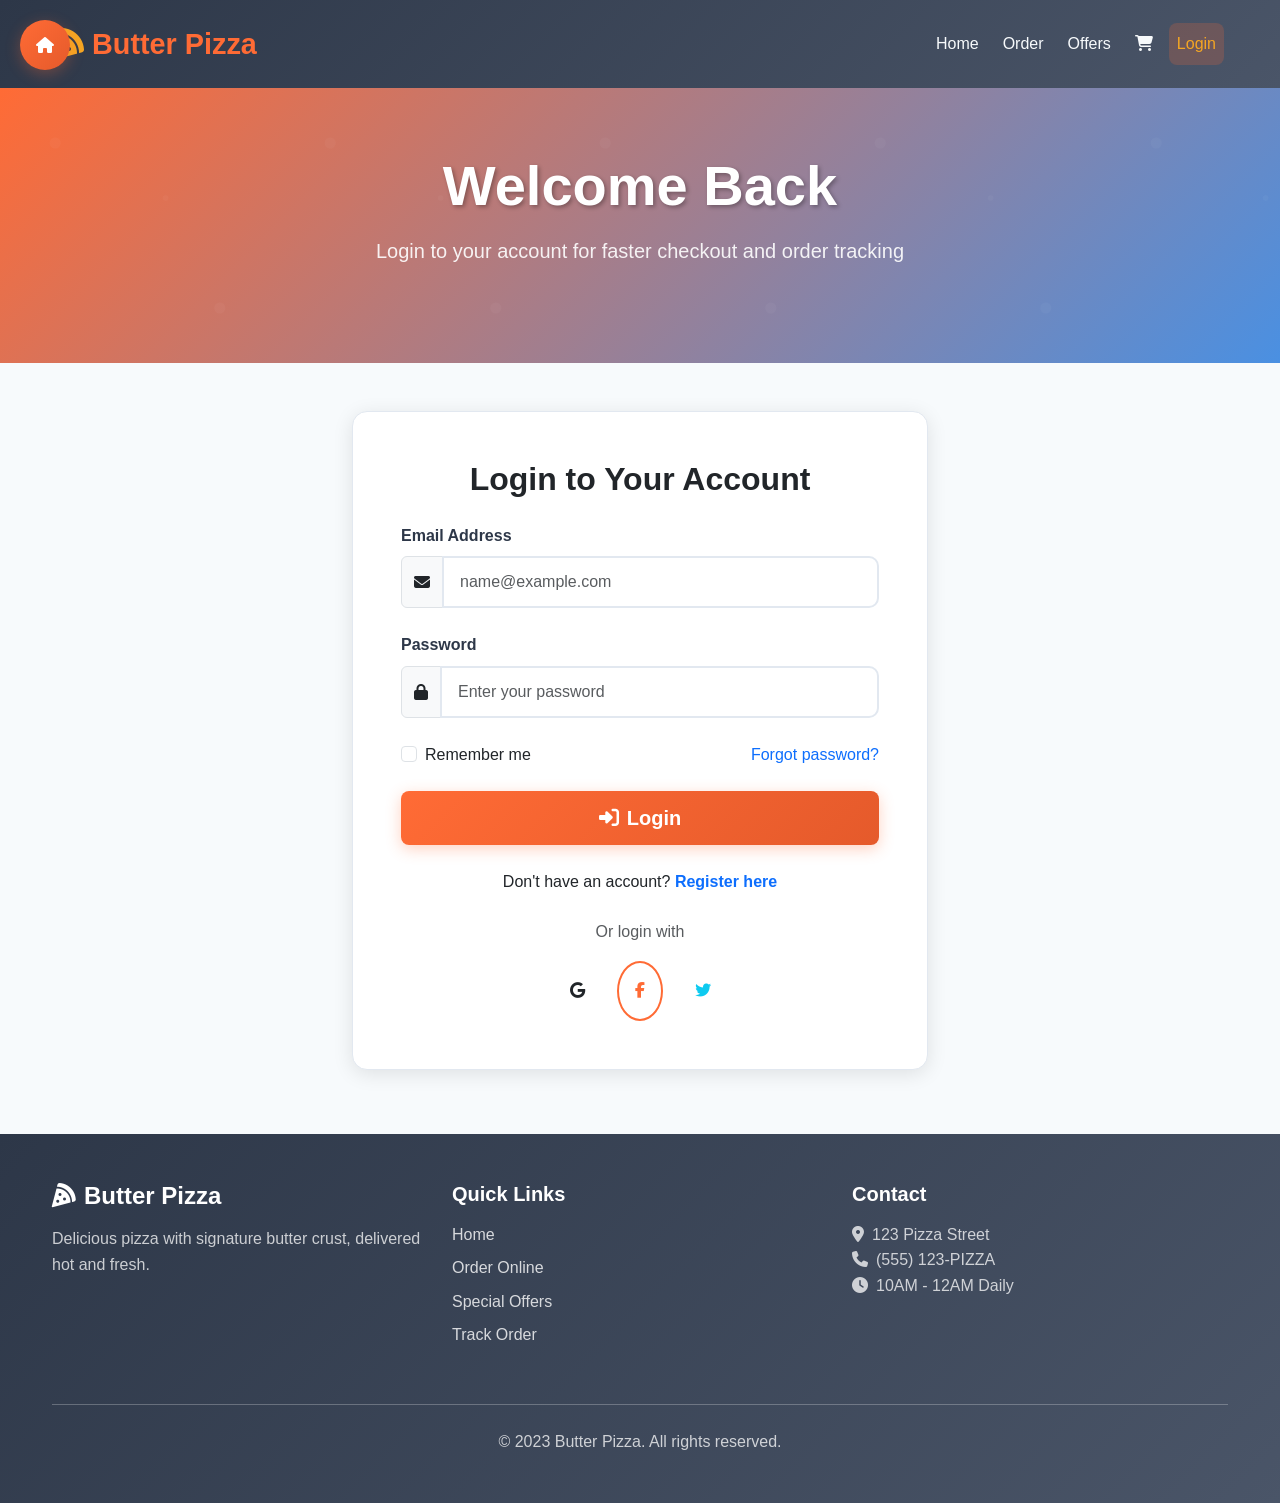
<file: 1a/login.html>
<!DOCTYPE html>
<html lang="en">
<head>
    <meta charset="UTF-8">
    <meta name="viewport" content="width=device-width, initial-scale=1.0">
    <title>Login - Butter Pizza</title>
    <link href="https://cdn.jsdelivr.net/npm/bootstrap@5.3.0-alpha1/dist/css/bootstrap.min.css" rel="stylesheet">
    <link rel="stylesheet" href="https://cdnjs.cloudflare.com/ajax/libs/font-awesome/6.4.0/css/all.min.css">
    <link rel="stylesheet" href="styles.css">
</head>
<body>
    <!-- Navigation -->
    <nav class="navbar navbar-expand-lg">
        <div class="container">
            <a class="navbar-brand" href="index.html">
                <i class="fas fa-pizza-slice logo-icon"></i>
                Butter Pizza
            </a>
            <button class="navbar-toggler" type="button" data-bs-toggle="collapse" data-bs-target="#navbarNav">
                <span class="navbar-toggler-icon"></span>
            </button>
            <div class="collapse navbar-collapse" id="navbarNav">
                <ul class="navbar-nav ms-auto">
                    <li class="nav-item">
                        <a class="nav-link" href="index.html">Home</a>
                    </li>
                    <li class="nav-item">
                        <a class="nav-link" href="order.html">Order</a>
                    </li>
                    <li class="nav-item">
                        <a class="nav-link" href="offers.html">Offers</a>
                    </li>
                    <li class="nav-item">
                        <a class="nav-link position-relative" href="cart.html">
                            <i class="fas fa-shopping-cart"></i>
                            <span class="cart-count badge bg-danger rounded-pill" style="display: none;">0</span>
                        </a>
                    </li>
                    <li class="nav-item">
                        <a class="nav-link active" href="login.html">Login</a>
                    </li>
                </ul>
            </div>
        </div>
    </nav>

    <!-- Hero Section -->
    <section class="hero-section text-center">
        <div class="container">
            <h1 class="hero-title">Welcome Back</h1>
            <p class="hero-subtitle">Login to your account for faster checkout and order tracking</p>
        </div>
    </section>

    <!-- Login Form -->
    <main class="container my-5">
        <div class="row justify-content-center">
            <div class="col-md-6">
                <div class="card card-modern">
                    <div class="card-body p-4 p-md-5">
                        <h2 class="text-center mb-4">Login to Your Account</h2>
                        
                        <form id="loginForm" class="needs-validation" novalidate>
                            <div class="mb-4">
                                <label for="email" class="form-label">Email Address</label>
                                <div class="input-group">
                                    <span class="input-group-text">
                                        <i class="fas fa-envelope"></i>
                                    </span>
                                    <input type="email" class="form-control form-control-modern" 
                                           id="email" placeholder="name@example.com" required>
                                </div>
                                <div class="invalid-feedback">
                                    Please enter a valid email address.
                                </div>
                            </div>
                            
                            <div class="mb-4">
                                <label for="password" class="form-label">Password</label>
                                <div class="input-group">
                                    <span class="input-group-text">
                                        <i class="fas fa-lock"></i>
                                    </span>
                                    <input type="password" class="form-control form-control-modern" 
                                           id="password" placeholder="Enter your password" required>
                                </div>
                                <div class="invalid-feedback">
                                    Please enter your password.
                                </div>
                            </div>
                            
                            <div class="mb-4 form-check">
                                <input type="checkbox" class="form-check-input" id="rememberMe">
                                <label class="form-check-label" for="rememberMe">Remember me</label>
                                <a href="#" class="float-end text-decoration-none">Forgot password?</a>
                            </div>
                            
                            <div class="d-grid">
                                <button type="submit" class="btn btn-primary-custom btn-lg">
                                    <i class="fas fa-sign-in-alt me-2"></i>Login
                                </button>
                            </div>
                            
                            <div class="text-center mt-4">
                                <p class="mb-0">Don't have an account? 
                                    <a href="register.html" class="text-decoration-none fw-bold">Register here</a>
                                </p>
                            </div>
                            
                            <div class="text-center mt-4">
                                <p class="text-muted">Or login with</p>
                                <div class="d-flex justify-content-center gap-3">
                                    <button type="button" class="btn btn-outline-dark rounded-circle p-3">
                                        <i class="fab fa-google"></i>
                                    </button>
                                    <button type="button" class="btn btn-outline-primary rounded-circle p-3">
                                        <i class="fab fa-facebook-f"></i>
                                    </button>
                                    <button type="button" class="btn btn-outline-info rounded-circle p-3">
                                        <i class="fab fa-twitter"></i>
                                    </button>
                                </div>
                            </div>
                        </form>
                    </div>
                </div>
            </div>
        </div>
    </main>

    <!-- Footer -->
    <footer class="footer">
        <div class="container">
            <div class="row">
                <div class="col-md-4 mb-4">
                    <h4 class="mb-3">
                        <i class="fas fa-pizza-slice me-2"></i>Butter Pizza
                    </h4>
                    <p class="opacity-75">Delicious pizza with signature butter crust, delivered hot and fresh.</p>
                </div>
                <div class="col-md-4 mb-4">
                    <h5 class="mb-3">Quick Links</h5>
                    <div class="footer-links">
                        <a href="index.html" class="d-block mb-2">Home</a>
                        <a href="order.html" class="d-block mb-2">Order Online</a>
                        <a href="offers.html" class="d-block mb-2">Special Offers</a>
                        <a href="track.html" class="d-block mb-2">Track Order</a>
                    </div>
                </div>
                <div class="col-md-4 mb-4">
                    <h5 class="mb-3">Contact</h5>
                    <p class="opacity-75">
                        <i class="fas fa-map-marker-alt me-2"></i>123 Pizza Street<br>
                        <i class="fas fa-phone me-2"></i>(555) 123-PIZZA<br>
                        <i class="fas fa-clock me-2"></i>10AM - 12AM Daily
                    </p>
                </div>
            </div>
            <hr class="my-4 opacity-25">
            <div class="text-center opacity-75">
                <p>&copy; 2023 Butter Pizza. All rights reserved.</p>
            </div>
        </div>
    </footer>

    <!-- Home Button -->
    <a href="index.html" class="home-btn">
        <i class="fas fa-home"></i>
    </a>

    <script src="https://cdn.jsdelivr.net/npm/bootstrap@5.3.0-alpha1/dist/js/bootstrap.bundle.min.js"></script>
    <script src="script.js"></script>
</body>
</html>
</file>
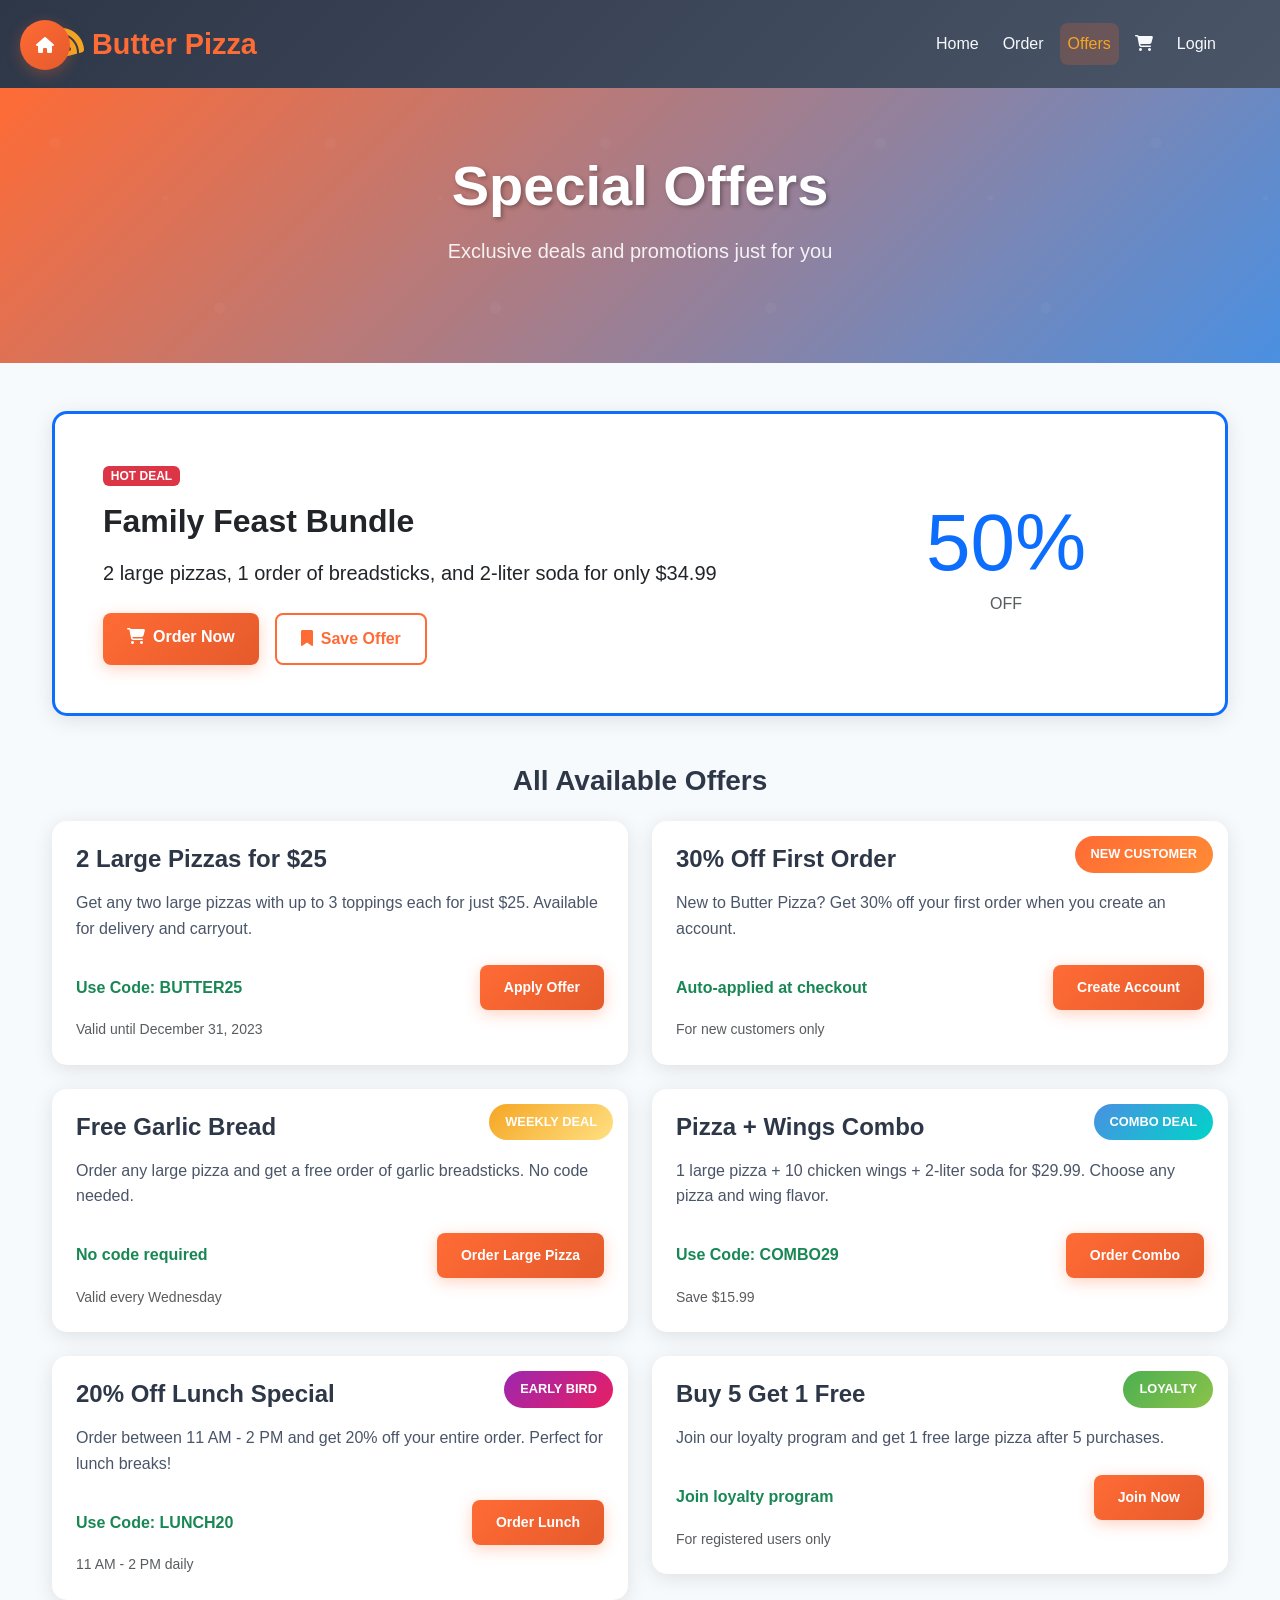
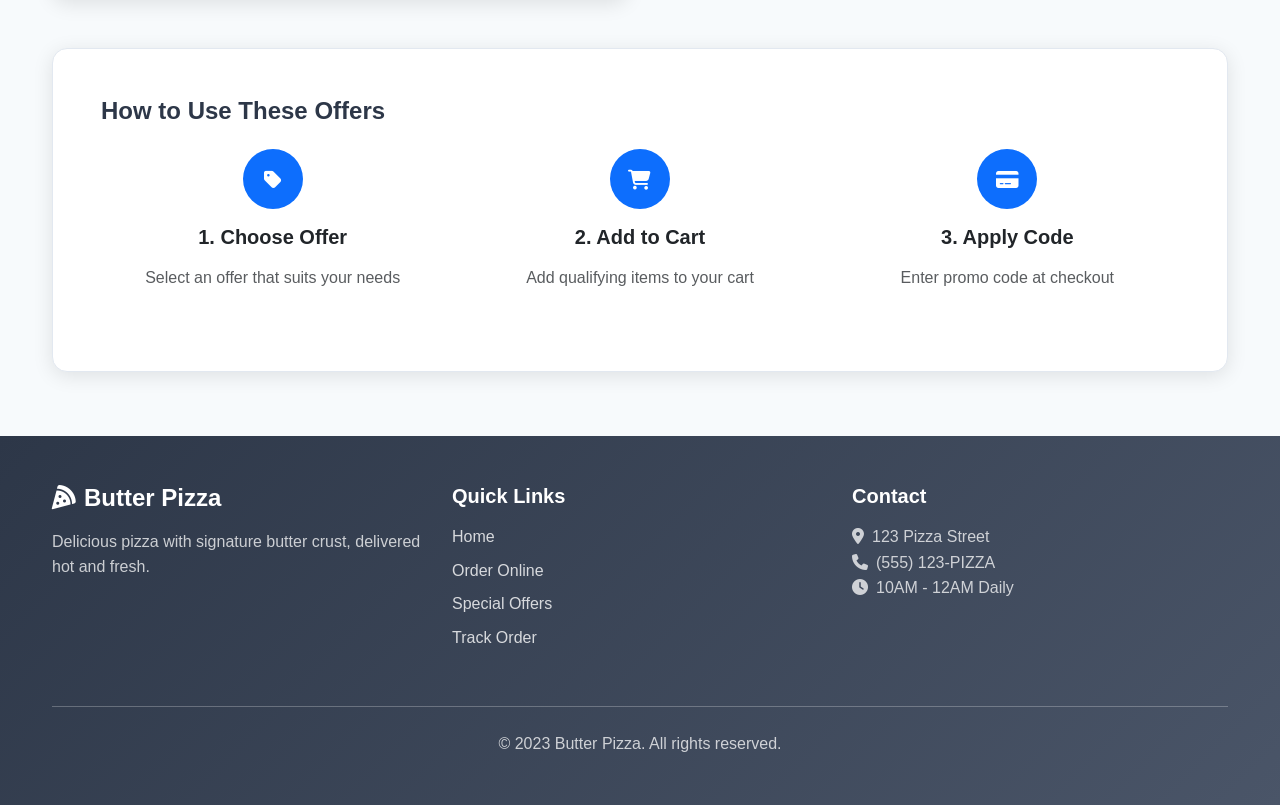
<file: 1a/offers.html>
<!DOCTYPE html>
<html lang="en">
<head>
    <meta charset="UTF-8">
    <meta name="viewport" content="width=device-width, initial-scale=1.0">
    <title>Special Offers - Butter Pizza</title>
    <link href="https://cdn.jsdelivr.net/npm/bootstrap@5.3.0-alpha1/dist/css/bootstrap.min.css" rel="stylesheet">
    <link rel="stylesheet" href="https://cdnjs.cloudflare.com/ajax/libs/font-awesome/6.4.0/css/all.min.css">
    <link rel="stylesheet" href="styles.css">
</head>
<body>
    <!-- Navigation -->
    <nav class="navbar navbar-expand-lg">
        <div class="container">
            <a class="navbar-brand" href="index.html">
                <i class="fas fa-pizza-slice logo-icon"></i>
                Butter Pizza
            </a>
            <button class="navbar-toggler" type="button" data-bs-toggle="collapse" data-bs-target="#navbarNav">
                <span class="navbar-toggler-icon"></span>
            </button>
            <div class="collapse navbar-collapse" id="navbarNav">
                <ul class="navbar-nav ms-auto">
                    <li class="nav-item">
                        <a class="nav-link" href="index.html">Home</a>
                    </li>
                    <li class="nav-item">
                        <a class="nav-link" href="order.html">Order</a>
                    </li>
                    <li class="nav-item">
                        <a class="nav-link active" href="offers.html">Offers</a>
                    </li>
                    <li class="nav-item">
                        <a class="nav-link position-relative" href="cart.html">
                            <i class="fas fa-shopping-cart"></i>
                            <span class="cart-count badge bg-danger rounded-pill" style="display: none;">0</span>
                        </a>
                    </li>
                    <li class="nav-item">
                        <a class="nav-link" href="login.html">Login</a>
                    </li>
                </ul>
            </div>
        </div>
    </nav>

    <!-- Hero Section -->
    <section class="hero-section text-center">
        <div class="container">
            <h1 class="hero-title">Special Offers</h1>
            <p class="hero-subtitle">Exclusive deals and promotions just for you</p>
        </div>
    </section>

    <!-- Offers Content -->
    <main class="container my-5">
        <!-- Featured Offer -->
        <div class="card card-modern mb-5 border-3 border-primary">
            <div class="card-body p-4 p-md-5">
                <div class="row align-items-center">
                    <div class="col-md-8">
                        <span class="badge bg-danger mb-3">HOT DEAL</span>
                        <h2 class="mb-3">Family Feast Bundle</h2>
                        <p class="lead mb-4">2 large pizzas, 1 order of breadsticks, and 2-liter soda for only <strong>$34.99</strong></p>
                        <div class="d-flex gap-3">
                            <a href="order.html" class="btn btn-primary-custom">
                                <i class="fas fa-shopping-cart me-2"></i>Order Now
                            </a>
                            <button class="btn btn-outline-primary" onclick="showToast('Offer saved to your account!', 'success')">
                                <i class="fas fa-bookmark me-2"></i>Save Offer
                            </button>
                        </div>
                    </div>
                    <div class="col-md-4 text-center">
                        <div class="display-1 text-primary">50%</div>
                        <p class="text-muted">OFF</p>
                    </div>
                </div>
            </div>
        </div>
        
        <!-- All Offers -->
        <h3 class="text-center mb-4">All Available Offers</h3>
        <div class="row g-4">
            <!-- Offer 1 -->
            <div class="col-md-6">
                <div class="card offer-card position-relative">
                    <span class="offer-badge">LIMITED TIME</span>
                    <div class="card-body p-4">
                        <h4 class="card-title mb-3">2 Large Pizzas for $25</h4>
                        <p class="card-text mb-4">Get any two large pizzas with up to 3 toppings each for just $25. Available for delivery and carryout.</p>
                        <div class="d-flex justify-content-between align-items-center">
                            <span class="text-success fw-bold">Use Code: BUTTER25</span>
                            <a href="order.html" class="btn btn-primary-custom btn-sm">
                                Apply Offer
                            </a>
                        </div>
                        <small class="text-muted mt-2 d-block">Valid until December 31, 2023</small>
                    </div>
                </div>
            </div>
            
            <!-- Offer 2 -->
            <div class="col-md-6">
                <div class="card offer-card position-relative">
                    <span class="offer-badge" style="background: linear-gradient(135deg, #FF6B35, #FF8B35);">NEW CUSTOMER</span>
                    <div class="card-body p-4">
                        <h4 class="card-title mb-3">30% Off First Order</h4>
                        <p class="card-text mb-4">New to Butter Pizza? Get 30% off your first order when you create an account.</p>
                        <div class="d-flex justify-content-between align-items-center">
                            <span class="text-success fw-bold">Auto-applied at checkout</span>
                            <a href="register.html" class="btn btn-primary-custom btn-sm">
                                Create Account
                            </a>
                        </div>
                        <small class="text-muted mt-2 d-block">For new customers only</small>
                    </div>
                </div>
            </div>
            
            <!-- Offer 3 -->
            <div class="col-md-6">
                <div class="card offer-card position-relative">
                    <span class="offer-badge" style="background: linear-gradient(135deg, var(--accent), #FFE082);">WEEKLY DEAL</span>
                    <div class="card-body p-4">
                        <h4 class="card-title mb-3">Free Garlic Bread</h4>
                        <p class="card-text mb-4">Order any large pizza and get a free order of garlic breadsticks. No code needed.</p>
                        <div class="d-flex justify-content-between align-items-center">
                            <span class="text-success fw-bold">No code required</span>
                            <a href="order.html" class="btn btn-primary-custom btn-sm">
                                Order Large Pizza
                            </a>
                        </div>
                        <small class="text-muted mt-2 d-block">Valid every Wednesday</small>
                    </div>
                </div>
            </div>
            
            <!-- Offer 4 -->
            <div class="col-md-6">
                <div class="card offer-card position-relative">
                    <span class="offer-badge" style="background: linear-gradient(135deg, var(--secondary), #00D4C9);">COMBO DEAL</span>
                    <div class="card-body p-4">
                        <h4 class="card-title mb-3">Pizza + Wings Combo</h4>
                        <p class="card-text mb-4">1 large pizza + 10 chicken wings + 2-liter soda for $29.99. Choose any pizza and wing flavor.</p>
                        <div class="d-flex justify-content-between align-items-center">
                            <span class="text-success fw-bold">Use Code: COMBO29</span>
                            <a href="order.html" class="btn btn-primary-custom btn-sm">
                                Order Combo
                            </a>
                        </div>
                        <small class="text-muted mt-2 d-block">Save $15.99</small>
                    </div>
                </div>
            </div>
            
            <!-- Offer 5 -->
            <div class="col-md-6">
                <div class="card offer-card position-relative">
                    <span class="offer-badge" style="background: linear-gradient(135deg, #9C27B0, #E91E63);">EARLY BIRD</span>
                    <div class="card-body p-4">
                        <h4 class="card-title mb-3">20% Off Lunch Special</h4>
                        <p class="card-text mb-4">Order between 11 AM - 2 PM and get 20% off your entire order. Perfect for lunch breaks!</p>
                        <div class="d-flex justify-content-between align-items-center">
                            <span class="text-success fw-bold">Use Code: LUNCH20</span>
                            <a href="order.html" class="btn btn-primary-custom btn-sm">
                                Order Lunch
                            </a>
                        </div>
                        <small class="text-muted mt-2 d-block">11 AM - 2 PM daily</small>
                    </div>
                </div>
            </div>
            
            <!-- Offer 6 -->
            <div class="col-md-6">
                <div class="card offer-card position-relative">
                    <span class="offer-badge" style="background: linear-gradient(135deg, #4CAF50, #8BC34A);">LOYALTY</span>
                    <div class="card-body p-4">
                        <h4 class="card-title mb-3">Buy 5 Get 1 Free</h4>
                        <p class="card-text mb-4">Join our loyalty program and get 1 free large pizza after 5 purchases.</p>
                        <div class="d-flex justify-content-between align-items-center">
                            <span class="text-success fw-bold">Join loyalty program</span>
                            <button class="btn btn-primary-custom btn-sm" onclick="showToast('Loyalty program enrollment would start here', 'info')">
                                Join Now
                            </button>
                        </div>
                        <small class="text-muted mt-2 d-block">For registered users only</small>
                    </div>
                </div>
            </div>
        </div>
        
        <!-- How to Use Offers -->
        <div class="card card-modern mt-5">
            <div class="card-body p-4 p-md-5">
                <h4 class="card-title mb-4">How to Use These Offers</h4>
                <div class="row">
                    <div class="col-md-4 mb-3">
                        <div class="text-center">
                            <div class="mb-3">
                                <div class="rounded-circle bg-primary text-white d-inline-flex align-items-center justify-content-center" style="width: 60px; height: 60px;">
                                    <i class="fas fa-tag fa-lg"></i>
                                </div>
                            </div>
                            <h5>1. Choose Offer</h5>
                            <p class="text-muted">Select an offer that suits your needs</p>
                        </div>
                    </div>
                    <div class="col-md-4 mb-3">
                        <div class="text-center">
                            <div class="mb-3">
                                <div class="rounded-circle bg-primary text-white d-inline-flex align-items-center justify-content-center" style="width: 60px; height: 60px;">
                                    <i class="fas fa-shopping-cart fa-lg"></i>
                                </div>
                            </div>
                            <h5>2. Add to Cart</h5>
                            <p class="text-muted">Add qualifying items to your cart</p>
                        </div>
                    </div>
                    <div class="col-md-4 mb-3">
                        <div class="text-center">
                            <div class="mb-3">
                                <div class="rounded-circle bg-primary text-white d-inline-flex align-items-center justify-content-center" style="width: 60px; height: 60px;">
                                    <i class="fas fa-credit-card fa-lg"></i>
                                </div>
                            </div>
                            <h5>3. Apply Code</h5>
                            <p class="text-muted">Enter promo code at checkout</p>
                        </div>
                    </div>
                </div>
            </div>
        </div>
    </main>

    <!-- Footer -->
    <footer class="footer">
        <div class="container">
            <div class="row">
                <div class="col-md-4 mb-4">
                    <h4 class="mb-3">
                        <i class="fas fa-pizza-slice me-2"></i>Butter Pizza
                    </h4>
                    <p class="opacity-75">Delicious pizza with signature butter crust, delivered hot and fresh.</p>
                </div>
                <div class="col-md-4 mb-4">
                    <h5 class="mb-3">Quick Links</h5>
                    <div class="footer-links">
                        <a href="index.html" class="d-block mb-2">Home</a>
                        <a href="order.html" class="d-block mb-2">Order Online</a>
                        <a href="offers.html" class="d-block mb-2">Special Offers</a>
                        <a href="track.html" class="d-block mb-2">Track Order</a>
                    </div>
                </div>
                <div class="col-md-4 mb-4">
                    <h5 class="mb-3">Contact</h5>
                    <p class="opacity-75">
                        <i class="fas fa-map-marker-alt me-2"></i>123 Pizza Street<br>
                        <i class="fas fa-phone me-2"></i>(555) 123-PIZZA<br>
                        <i class="fas fa-clock me-2"></i>10AM - 12AM Daily
                    </p>
                </div>
            </div>
            <hr class="my-4 opacity-25">
            <div class="text-center opacity-75">
                <p>&copy; 2023 Butter Pizza. All rights reserved.</p>
            </div>
        </div>
    </footer>

    <!-- Home Button -->
    <a href="index.html" class="home-btn">
        <i class="fas fa-home"></i>
    </a>

    <script src="https://cdn.jsdelivr.net/npm/bootstrap@5.3.0-alpha1/dist/js/bootstrap.bundle.min.js"></script>
    <script src="script.js"></script>
</body>
</html>
</file>
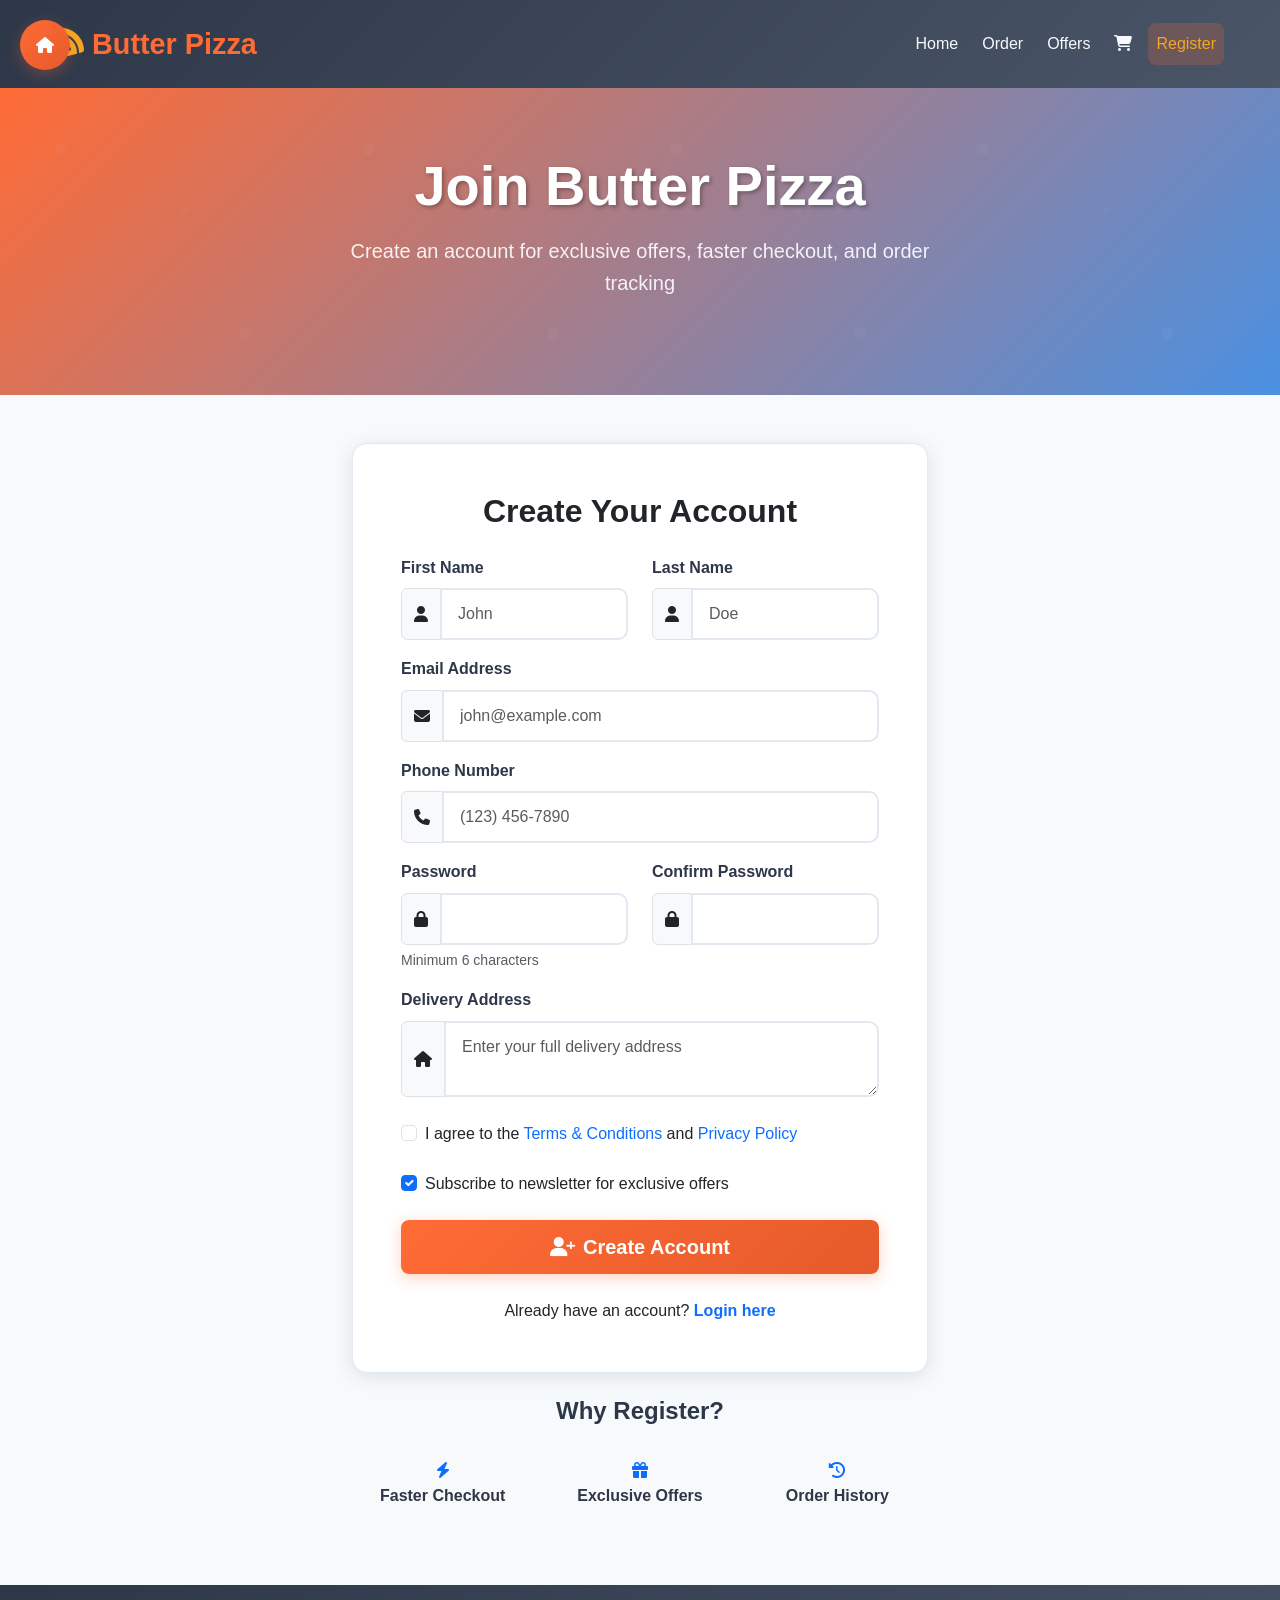
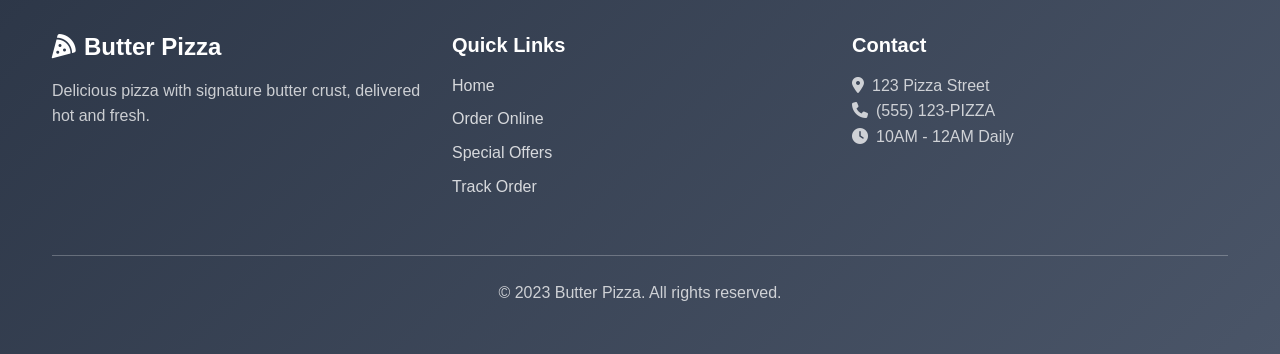
<file: 1a/register.html>
<!DOCTYPE html>
<html lang="en">
<head>
    <meta charset="UTF-8">
    <meta name="viewport" content="width=device-width, initial-scale=1.0">
    <title>Register - Butter Pizza</title>
    <link href="https://cdn.jsdelivr.net/npm/bootstrap@5.3.0-alpha1/dist/css/bootstrap.min.css" rel="stylesheet">
    <link rel="stylesheet" href="https://cdnjs.cloudflare.com/ajax/libs/font-awesome/6.4.0/css/all.min.css">
    <link rel="stylesheet" href="styles.css">
</head>
<body>
    <!-- Navigation -->
    <nav class="navbar navbar-expand-lg">
        <div class="container">
            <a class="navbar-brand" href="index.html">
                <i class="fas fa-pizza-slice logo-icon"></i>
                Butter Pizza
            </a>
            <button class="navbar-toggler" type="button" data-bs-toggle="collapse" data-bs-target="#navbarNav">
                <span class="navbar-toggler-icon"></span>
            </button>
            <div class="collapse navbar-collapse" id="navbarNav">
                <ul class="navbar-nav ms-auto">
                    <li class="nav-item">
                        <a class="nav-link" href="index.html">Home</a>
                    </li>
                    <li class="nav-item">
                        <a class="nav-link" href="order.html">Order</a>
                    </li>
                    <li class="nav-item">
                        <a class="nav-link" href="offers.html">Offers</a>
                    </li>
                    <li class="nav-item">
                        <a class="nav-link position-relative" href="cart.html">
                            <i class="fas fa-shopping-cart"></i>
                            <span class="cart-count badge bg-danger rounded-pill" style="display: none;">0</span>
                        </a>
                    </li>
                    <li class="nav-item">
                        <a class="nav-link active" href="register.html">Register</a>
                    </li>
                </ul>
            </div>
        </div>
    </nav>

    <!-- Hero Section -->
    <section class="hero-section text-center">
        <div class="container">
            <h1 class="hero-title">Join Butter Pizza</h1>
            <p class="hero-subtitle">Create an account for exclusive offers, faster checkout, and order tracking</p>
        </div>
    </section>

    <!-- Registration Form -->
    <main class="container my-5">
        <div class="row justify-content-center">
            <div class="col-md-8 col-lg-6">
                <div class="card card-modern">
                    <div class="card-body p-4 p-md-5">
                        <h2 class="text-center mb-4">Create Your Account</h2>
                        
                        <form id="registerForm" class="needs-validation" novalidate>
                            <div class="row">
                                <div class="col-md-6 mb-3">
                                    <label for="firstName" class="form-label">First Name</label>
                                    <div class="input-group">
                                        <span class="input-group-text">
                                            <i class="fas fa-user"></i>
                                        </span>
                                        <input type="text" class="form-control form-control-modern" 
                                               id="firstName" placeholder="John" required>
                                    </div>
                                    <div class="invalid-feedback">
                                        Please enter your first name.
                                    </div>
                                </div>
                                
                                <div class="col-md-6 mb-3">
                                    <label for="lastName" class="form-label">Last Name</label>
                                    <div class="input-group">
                                        <span class="input-group-text">
                                            <i class="fas fa-user"></i>
                                        </span>
                                        <input type="text" class="form-control form-control-modern" 
                                               id="lastName" placeholder="Doe" required>
                                    </div>
                                    <div class="invalid-feedback">
                                        Please enter your last name.
                                    </div>
                                </div>
                            </div>
                            
                            <div class="mb-3">
                                <label for="regEmail" class="form-label">Email Address</label>
                                <div class="input-group">
                                    <span class="input-group-text">
                                        <i class="fas fa-envelope"></i>
                                    </span>
                                    <input type="email" class="form-control form-control-modern" 
                                           id="regEmail" placeholder="john@example.com" required>
                                </div>
                                <div class="invalid-feedback">
                                    Please enter a valid email address.
                                </div>
                            </div>
                            
                            <div class="mb-3">
                                <label for="phone" class="form-label">Phone Number</label>
                                <div class="input-group">
                                    <span class="input-group-text">
                                        <i class="fas fa-phone"></i>
                                    </span>
                                    <input type="tel" class="form-control form-control-modern" 
                                           id="phone" placeholder="(123) 456-7890">
                                </div>
                            </div>
                            
                            <div class="row">
                                <div class="col-md-6 mb-3">
                                    <label for="password" class="form-label">Password</label>
                                    <div class="input-group">
                                        <span class="input-group-text">
                                            <i class="fas fa-lock"></i>
                                        </span>
                                        <input type="password" class="form-control form-control-modern" 
                                               id="password" required minlength="6">
                                    </div>
                                    <div class="form-text">Minimum 6 characters</div>
                                    <div class="invalid-feedback">
                                        Password must be at least 6 characters long.
                                    </div>
                                </div>
                                
                                <div class="col-md-6 mb-3">
                                    <label for="confirmPassword" class="form-label">Confirm Password</label>
                                    <div class="input-group">
                                        <span class="input-group-text">
                                            <i class="fas fa-lock"></i>
                                        </span>
                                        <input type="password" class="form-control form-control-modern" 
                                               id="confirmPassword" required>
                                    </div>
                                    <div class="invalid-feedback">
                                        Passwords do not match.
                                    </div>
                                </div>
                            </div>
                            
                            <div class="mb-4">
                                <label for="address" class="form-label">Delivery Address</label>
                                <div class="input-group">
                                    <span class="input-group-text">
                                        <i class="fas fa-home"></i>
                                    </span>
                                    <textarea class="form-control form-control-modern" 
                                              id="address" rows="2" placeholder="Enter your full delivery address"></textarea>
                                </div>
                            </div>
                            
                            <div class="mb-4 form-check">
                                <input type="checkbox" class="form-check-input" id="terms" required>
                                <label class="form-check-label" for="terms">
                                    I agree to the <a href="#" class="text-decoration-none">Terms & Conditions</a> and 
                                    <a href="#" class="text-decoration-none">Privacy Policy</a>
                                </label>
                                <div class="invalid-feedback">
                                    You must agree to the terms and conditions.
                                </div>
                            </div>
                            
                            <div class="mb-4 form-check">
                                <input type="checkbox" class="form-check-input" id="newsletter" checked>
                                <label class="form-check-label" for="newsletter">
                                    Subscribe to newsletter for exclusive offers
                                </label>
                            </div>
                            
                            <div class="d-grid">
                                <button type="submit" class="btn btn-primary-custom btn-lg">
                                    <i class="fas fa-user-plus me-2"></i>Create Account
                                </button>
                            </div>
                            
                            <div class="text-center mt-4">
                                <p class="mb-0">Already have an account? 
                                    <a href="login.html" class="text-decoration-none fw-bold">Login here</a>
                                </p>
                            </div>
                        </form>
                    </div>
                </div>
                
                <!-- Benefits Section -->
                <div class="mt-4">
                    <h4 class="text-center mb-3">Why Register?</h4>
                    <div class="row g-3">
                        <div class="col-md-4">
                            <div class="text-center p-3 bg-light rounded-xl">
                                <i class="fas fa-bolt text-primary mb-2"></i>
                                <h6 class="mb-0">Faster Checkout</h6>
                            </div>
                        </div>
                        <div class="col-md-4">
                            <div class="text-center p-3 bg-light rounded-xl">
                                <i class="fas fa-gift text-primary mb-2"></i>
                                <h6 class="mb-0">Exclusive Offers</h6>
                            </div>
                        </div>
                        <div class="col-md-4">
                            <div class="text-center p-3 bg-light rounded-xl">
                                <i class="fas fa-history text-primary mb-2"></i>
                                <h6 class="mb-0">Order History</h6>
                            </div>
                        </div>
                    </div>
                </div>
            </div>
        </div>
    </main>

    <!-- Footer -->
    <footer class="footer">
        <div class="container">
            <div class="row">
                <div class="col-md-4 mb-4">
                    <h4 class="mb-3">
                        <i class="fas fa-pizza-slice me-2"></i>Butter Pizza
                    </h4>
                    <p class="opacity-75">Delicious pizza with signature butter crust, delivered hot and fresh.</p>
                </div>
                <div class="col-md-4 mb-4">
                    <h5 class="mb-3">Quick Links</h5>
                    <div class="footer-links">
                        <a href="index.html" class="d-block mb-2">Home</a>
                        <a href="order.html" class="d-block mb-2">Order Online</a>
                        <a href="offers.html" class="d-block mb-2">Special Offers</a>
                        <a href="track.html" class="d-block mb-2">Track Order</a>
                    </div>
                </div>
                <div class="col-md-4 mb-4">
                    <h5 class="mb-3">Contact</h5>
                    <p class="opacity-75">
                        <i class="fas fa-map-marker-alt me-2"></i>123 Pizza Street<br>
                        <i class="fas fa-phone me-2"></i>(555) 123-PIZZA<br>
                        <i class="fas fa-clock me-2"></i>10AM - 12AM Daily
                    </p>
                </div>
            </div>
            <hr class="my-4 opacity-25">
            <div class="text-center opacity-75">
                <p>&copy; 2023 Butter Pizza. All rights reserved.</p>
            </div>
        </div>
    </footer>

    <!-- Home Button -->
    <a href="index.html" class="home-btn">
        <i class="fas fa-home"></i>
    </a>

    <script src="https://cdn.jsdelivr.net/npm/bootstrap@5.3.0-alpha1/dist/js/bootstrap.bundle.min.js"></script>
    <script src="script.js"></script>
</body>
</html>
</file>
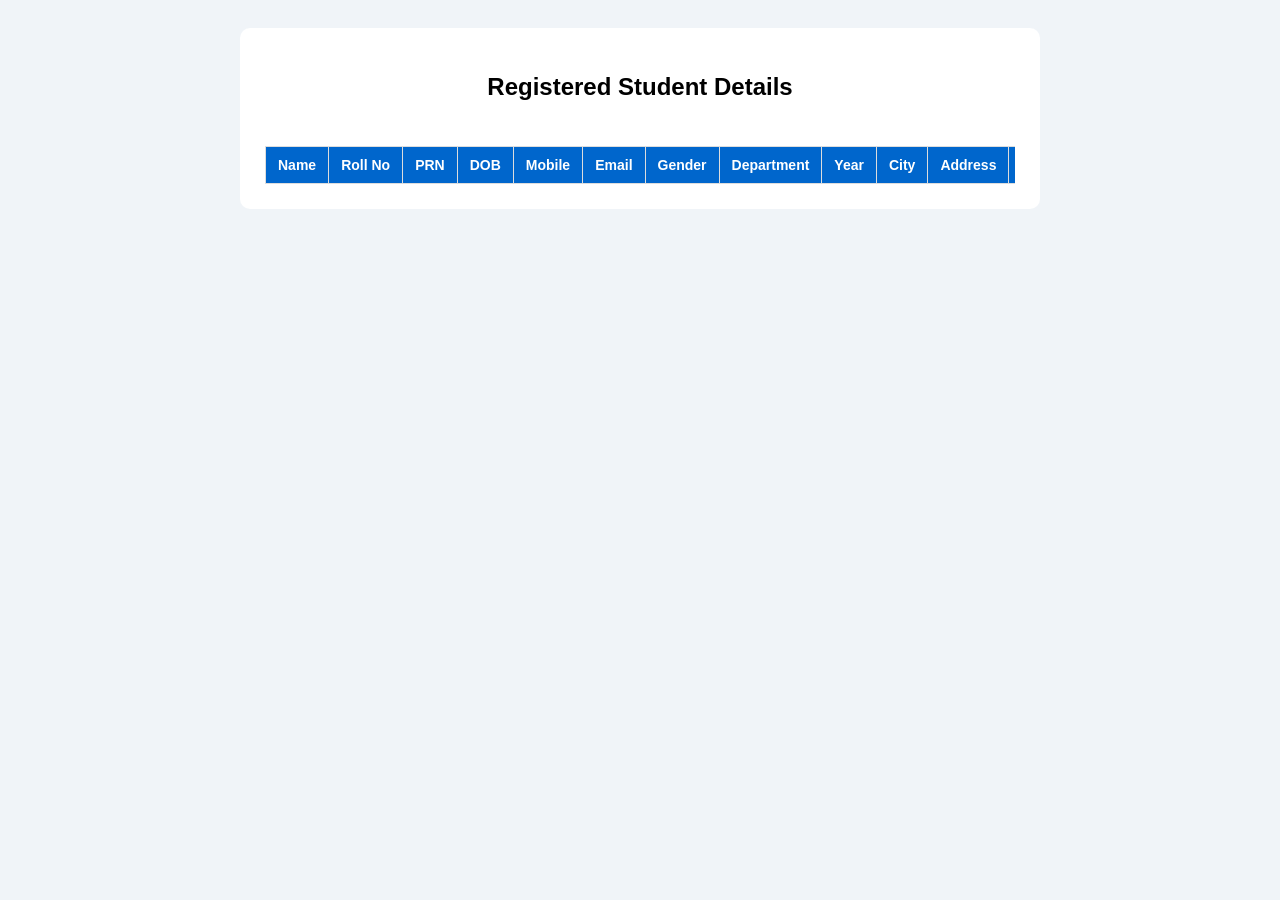
<file: 1b/display.html>
<!DOCTYPE html>
<html lang="en">
<head>
    <meta charset="UTF-8">
    <title>Registered Student Details</title>
    <link rel="stylesheet" href="style.css">
</head>
<body>

<div class="container">
    <h2>Registered Student Details</h2>

    <div class="table-container">
        <table class="styled-table">
            <thead>
                <tr>
                    <th>Name</th>
                    <th>Roll No</th>
                    <th>PRN</th>
                    <th>DOB</th>
                    <th>Mobile</th>
                    <th>Email</th>
                    <th>Gender</th>
                    <th>Department</th>
                    <th>Year</th>
                    <th>City</th>
                    <th>Address</th>
                    <th>Hobbies</th>
                </tr>
            </thead>
            <tbody id="data"></tbody>
        </table>
    </div>
</div>

<script src="display.js"></script>
</body>
</html>
</file>
<file: 1a/styles.css>
/* ========================================
   BUTTER PIZZA - COMPLETE STYLESHEET
   ======================================== */

/* CSS Variables for Color Scheme */
:root {
  --primary: #ff6b35;
  --primary-hover: #e55a2b;
  --secondary: #4a90e2;
  --secondary-hover: #357abd;
  --accent: #f5a623;
  --accent-hover: #e0961a;
  --dark: #2d3748;
  --dark-light: #4a5568;
  --light: #f7fafc;
  --light-gray: #edf2f7;
  --success: #48bb78;
  --danger: #e53e3e;
  --warning: #ed8936;
  --info: #4299e1;
  --border: #e2e8f0;
  --shadow: rgba(0, 0, 0, 0.1);
  --shadow-lg: rgba(0, 0, 0, 0.15);
}

/* Global Styles */
* {
  box-sizing: border-box;
}

body {
  font-family: "Segoe UI", Tahoma, Geneva, Verdana, sans-serif;
  line-height: 1.6;
  color: var(--dark);
  background-color: var(--light);
  margin: 0;
  padding: 0;
}

/* Typography */
h1,
h2,
h3,
h4,
h5,
h6 {
  font-weight: 600;
  line-height: 1.2;
  margin-bottom: 1rem;
}

.text-gradient {
  background: linear-gradient(135deg, var(--primary), var(--accent));
  -webkit-background-clip: text;
  -webkit-text-fill-color: transparent;
  background-clip: text;
}

/* Navbar Styles */
.navbar {
  background: linear-gradient(135deg, var(--dark), var(--dark-light));
  box-shadow: 0 2px 10px var(--shadow);
  padding: 1rem 0;
  transition: all 0.3s ease;
}

.navbar-brand {
  font-size: 1.8rem;
  font-weight: 700;
  color: var(--primary) !important;
  display: flex;
  align-items: center;
  gap: 0.5rem;
}

.logo-icon {
  color: var(--accent);
  font-size: 2rem;
}

.nav-link {
  color: var(--light) !important;
  font-weight: 500;
  padding: 0.5rem 1rem;
  margin: 0 0.25rem;
  border-radius: 8px;
  transition: all 0.3s ease;
  position: relative;
}

.nav-link:hover {
  color: var(--accent) !important;
  background-color: rgba(255, 255, 255, 0.1);
}

.nav-link.active {
  color: var(--accent) !important;
  background-color: rgba(255, 107, 53, 0.2);
}

.cart-count {
  background-color: var(--danger);
  color: white;
  font-size: 0.75rem;
  padding: 0.25rem 0.5rem;
  border-radius: 50%;
  position: absolute;
  top: -8px;
  right: -8px;
}

/* Hero Section */
.hero-section {
  background: linear-gradient(135deg, var(--primary), var(--secondary));
  color: white;
  padding: 4rem 0;
  text-align: center;
  position: relative;
  overflow: hidden;
}

.hero-section::before {
  content: "";
  position: absolute;
  top: 0;
  left: 0;
  right: 0;
  bottom: 0;
  background: url('data:image/svg+xml,<svg xmlns="http://www.w3.org/2000/svg" viewBox="0 0 100 100"><circle cx="20" cy="20" r="2" fill="rgba(255,255,255,0.1)"/><circle cx="80" cy="80" r="2" fill="rgba(255,255,255,0.1)"/><circle cx="60" cy="40" r="1" fill="rgba(255,255,255,0.1)"/></svg>');
  opacity: 0.3;
}

.hero-title {
  font-size: 3rem;
  font-weight: 700;
  margin-bottom: 1rem;
  text-shadow: 2px 2px 4px rgba(0, 0, 0, 0.3);
}

.hero-subtitle {
  font-size: 1.25rem;
  opacity: 0.9;
  margin-bottom: 2rem;
  max-width: 600px;
  margin-left: auto;
  margin-right: auto;
}

/* Buttons */
.btn {
  border-radius: 8px;
  font-weight: 600;
  padding: 0.75rem 1.5rem;
  transition: all 0.3s ease;
  border: none;
  cursor: pointer;
  text-decoration: none;
  display: inline-block;
}

.btn-primary-custom {
  background: linear-gradient(135deg, var(--primary), var(--primary-hover));
  color: white;
  box-shadow: 0 4px 15px rgba(255, 107, 53, 0.3);
}

.btn-primary-custom:hover {
  background: linear-gradient(135deg, var(--primary-hover), var(--primary));
  transform: translateY(-2px);
  box-shadow: 0 6px 20px rgba(255, 107, 53, 0.4);
  color: white;
}

.btn-secondary-custom {
  background: linear-gradient(135deg, var(--secondary), var(--secondary-hover));
  color: white;
  box-shadow: 0 4px 15px rgba(74, 144, 226, 0.3);
}

.btn-secondary-custom:hover {
  background: linear-gradient(135deg, var(--secondary-hover), var(--secondary));
  transform: translateY(-2px);
  box-shadow: 0 6px 20px rgba(74, 144, 226, 0.4);
  color: white;
}

.btn-outline-primary {
  border: 2px solid var(--primary);
  color: var(--primary);
  background: transparent;
}

.btn-outline-primary:hover {
  background: var(--primary);
  color: white;
  transform: translateY(-2px);
}

.btn-outline-light {
  border: 2px solid rgba(255, 255, 255, 0.3);
  color: white;
  background: transparent;
}

.btn-outline-light:hover {
  background: rgba(255, 255, 255, 0.1);
  color: white;
}

/* Cards */
.card {
  border: none;
  border-radius: 15px;
  box-shadow: 0 4px 20px var(--shadow);
  transition: all 0.3s ease;
  overflow: hidden;
}

.card:hover {
  transform: translateY(-5px);
  box-shadow: 0 8px 30px var(--shadow-lg);
}

.card-modern {
  background: white;
  border: 1px solid var(--border);
}

.card-icon {
  font-size: 3rem;
  color: var(--primary);
  margin-bottom: 1rem;
  display: block;
}

.card-title {
  color: var(--dark);
  font-weight: 600;
  margin-bottom: 1rem;
}

.card-text {
  color: var(--dark-light);
  line-height: 1.6;
}

/* Pizza Cards */
.pizza-card {
  background: white;
  border-radius: 15px;
  overflow: hidden;
  transition: all 0.3s ease;
  height: 100%;
}

.pizza-card:hover {
  transform: scale(1.02);
  box-shadow: 0 8px 30px var(--shadow-lg);
}

.pizza-img {
  height: 200px;
  object-fit: cover;
  transition: transform 0.3s ease;
}

.pizza-card:hover .pizza-img {
  transform: scale(1.05);
}

.pizza-price {
  font-size: 1.25rem;
  font-weight: 700;
  color: var(--primary);
}

/* Offer Cards */
.offer-card {
  background: white;
  border-radius: 15px;
  overflow: hidden;
  position: relative;
  transition: all 0.3s ease;
}

.offer-card:hover {
  transform: translateY(-5px);
  box-shadow: 0 8px 30px var(--shadow-lg);
}

.offer-badge {
  position: absolute;
  top: 15px;
  right: 15px;
  padding: 0.5rem 1rem;
  border-radius: 20px;
  color: white;
  font-weight: 600;
  font-size: 0.8rem;
  z-index: 2;
}

/* Form Controls */
.form-control-modern {
  border: 2px solid var(--border);
  border-radius: 10px;
  padding: 0.75rem 1rem;
  font-size: 1rem;
  transition: all 0.3s ease;
  background: white;
}

.form-control-modern:focus {
  border-color: var(--primary);
  box-shadow: 0 0 0 3px rgba(255, 107, 53, 0.1);
  outline: none;
}

.form-label {
  font-weight: 600;
  color: var(--dark);
  margin-bottom: 0.5rem;
}

/* Footer */
.footer {
  background: linear-gradient(135deg, var(--dark), var(--dark-light));
  color: white;
  padding: 3rem 0 2rem;
  margin-top: 4rem;
}

.footer h4,
.footer h5 {
  color: white;
  font-weight: 600;
}

.footer-links a {
  color: rgba(255, 255, 255, 0.8);
  text-decoration: none;
  transition: all 0.3s ease;
}

.footer-links a:hover {
  color: var(--accent);
  padding-left: 5px;
}

/* Home Button */
.home-btn {
  position: fixed;
  top: 20px;
  left: 20px;
  width: 50px;
  height: 50px;
  border-radius: 50%;
  background: linear-gradient(135deg, var(--primary), var(--primary-hover));
  color: white;
  display: flex;
  align-items: center;
  justify-content: center;
  text-decoration: none;
  z-index: 1000;
  box-shadow: 0 4px 15px rgba(255, 107, 53, 0.3);
  transition: all 0.3s ease;
}

.home-btn:hover {
  background: linear-gradient(135deg, var(--primary-hover), var(--primary));
  transform: scale(1.1);
  box-shadow: 0 6px 20px rgba(255, 107, 53, 0.4);
}

/* Cart Specific Styles */
.cart-item {
  background: var(--light-gray);
  border-radius: 10px;
  padding: 1.5rem;
  margin-bottom: 1rem;
  border: 1px solid var(--border);
  transition: all 0.3s ease;
}

.cart-item:hover {
  background: white;
  box-shadow: 0 4px 15px var(--shadow);
}

.cart-total {
  background: linear-gradient(135deg, var(--secondary), var(--secondary-hover));
  color: white;
  border-radius: 15px;
  padding: 2rem;
  position: sticky;
  top: 20px;
}

/* Tracking Styles */
.tracking-container {
  position: relative;
  padding-left: 60px;
}

.timeline-step {
  position: relative;
  padding-bottom: 2rem;
  display: flex;
  align-items: flex-start;
}

.timeline-step:last-child {
  padding-bottom: 0;
}

.step-icon {
  width: 50px;
  height: 50px;
  border-radius: 50%;
  background: var(--light-gray);
  display: flex;
  align-items: center;
  justify-content: center;
  margin-right: 1rem;
  position: relative;
  z-index: 2;
  transition: all 0.3s ease;
}

.step-icon.completed {
  background: var(--success);
  color: white;
}

.step-icon.active {
  background: var(--primary);
  color: white;
  animation: pulse 2s infinite;
}

@keyframes pulse {
  0% {
    box-shadow: 0 0 0 0 rgba(255, 107, 53, 0.4);
  }
  70% {
    box-shadow: 0 0 0 10px rgba(255, 107, 53, 0);
  }
  100% {
    box-shadow: 0 0 0 0 rgba(255, 107, 53, 0);
  }
}

.timeline-content h5 {
  color: var(--dark);
  margin-bottom: 0.5rem;
}

.timeline-content p {
  color: var(--dark-light);
  margin-bottom: 0.25rem;
}

.step-connector {
  position: absolute;
  left: 25px;
  top: 50px;
  bottom: -30px;
  width: 2px;
  background: var(--light-gray);
  z-index: 1;
}

.step-connector.completed {
  background: var(--success);
}

/* Driver Card */
.driver-card {
  background: linear-gradient(135deg, var(--dark), var(--dark-light));
  color: white;
  border-radius: 15px;
}

/* Responsive Design */

/* Large Desktop */
@media (min-width: 1200px) {
  .hero-title {
    font-size: 3.5rem;
  }

  .container {
    max-width: 1200px;
  }
}

/* Desktop */
@media (max-width: 1199px) and (min-width: 992px) {
  .hero-title {
    font-size: 3rem;
  }
}

/* Tablet */
@media (max-width: 991px) and (min-width: 768px) {
  .hero-title {
    font-size: 2.5rem;
  }

  .hero-subtitle {
    font-size: 1.1rem;
  }

  .navbar-brand {
    font-size: 1.5rem;
  }

  .nav-link {
    padding: 0.5rem;
    margin: 0;
  }

  .card-icon {
    font-size: 2.5rem;
  }

  .home-btn {
    top: 15px;
    left: 15px;
    width: 45px;
    height: 45px;
  }
}

/* Mobile */
@media (max-width: 767px) {
  .hero-section {
    padding: 3rem 0;
  }

  .hero-title {
    font-size: 2rem;
  }

  .hero-subtitle {
    font-size: 1rem;
    padding: 0 1rem;
  }

  .navbar-brand {
    font-size: 1.3rem;
  }

  .logo-icon {
    font-size: 1.5rem;
  }

  .nav-link {
    padding: 0.5rem;
    margin: 0;
    font-size: 0.9rem;
  }

  .card-icon {
    font-size: 2rem;
  }

  .btn {
    padding: 0.6rem 1.2rem;
    font-size: 0.9rem;
  }

  .pizza-img {
    height: 150px;
  }

  .home-btn {
    top: 10px;
    left: 10px;
    width: 40px;
    height: 40px;
  }

  .home-btn i {
    font-size: 1rem;
  }

  .footer {
    padding: 2rem 0 1rem;
    text-align: center;
  }

  .cart-item .row {
    flex-direction: column;
    text-align: center;
  }

  .cart-item .col-md-2 img {
    max-width: 120px;
    margin: 0 auto 1rem;
  }

  .cart-item .col-md-4 {
    text-align: center !important;
    margin-top: 1rem;
  }

  .cart-total.sticky-top {
    position: static;
    margin-top: 2rem;
  }

  .tracking-container {
    padding-left: 50px;
  }

  .step-icon {
    width: 40px;
    height: 40px;
  }

  .step-connector {
    left: 20px;
  }
}

/* Small Mobile */
@media (max-width: 576px) {
  .hero-title {
    font-size: 1.8rem;
  }

  .hero-subtitle {
    font-size: 0.9rem;
  }

  .container {
    padding: 0 1rem;
  }

  .card {
    margin-bottom: 1rem;
  }

  .btn {
    width: 100%;
    margin-bottom: 0.5rem;
  }

  .navbar-toggler {
    border: none;
  }

  .navbar-collapse {
    background: var(--dark);
    padding: 1rem;
    border-radius: 10px;
    margin-top: 1rem;
  }

  .nav-link {
    display: block;
    margin: 0.25rem 0;
    text-align: center;
  }

  .footer .row > div {
    margin-bottom: 2rem;
  }

  .footer .row > div:last-child {
    margin-bottom: 0;
  }
}

/* Print Styles */
@media print {
  .home-btn,
  .navbar-toggler,
  .btn {
    display: none !important;
  }

  .hero-section {
    background: white !important;
    color: black !important;
  }

  .card {
    box-shadow: none !important;
    border: 1px solid #ccc !important;
  }
}

/* Accessibility */
@media (prefers-reduced-motion: reduce) {
  * {
    animation-duration: 0.01ms !important;
    animation-iteration-count: 1 !important;
    transition-duration: 0.01ms !important;
  }
}

/* High Contrast Mode */
@media (prefers-contrast: high) {
  :root {
    --primary: #ff0000;
    --secondary: #0000ff;
    --accent: #ffff00;
    --dark: #000000;
    --light: #ffffff;
  }
}

/* Focus Styles for Accessibility */
.btn:focus,
.form-control-modern:focus,
.nav-link:focus {
  outline: 2px solid var(--primary);
  outline-offset: 2px;
}

/* Loading Animation */
@keyframes fadeIn {
  from {
    opacity: 0;
    transform: translateY(20px);
  }
  to {
    opacity: 1;
    transform: translateY(0);
  }
}

.card,
.btn,
.nav-link {
  animation: fadeIn 0.5s ease-out;
}

/* Utility Classes */
.shadow-soft {
  box-shadow: 0 2px 10px rgba(0, 0, 0, 0.08) !important;
}

.text-primary-custom {
  color: var(--primary) !important;
}

.bg-primary-custom {
  background-color: var(--primary) !important;
}

.border-primary-custom {
  border-color: var(--primary) !important;
}
</file>
<file: 1b/style.css>
* {
    box-sizing: border-box;
}

body {
    font-family: Arial, sans-serif;
    background: #f0f4f8;
    padding: 20px;
}

.container {
    max-width: 800px;
    margin: auto;
    background: white;
    padding: 25px;
    border-radius: 10px;
}

h2 {
    text-align: center;
    margin-bottom: 25px;
}

.row {
    display: flex;
    gap: 20px;
    flex-wrap: wrap;
}

.field {
    flex: 1;
    display: flex;
    flex-direction: column;
}

label {
    font-weight: bold;
    margin-bottom: 5px;
}

input, select, textarea {
    padding: 10px;
    font-size: 15px;
    margin-bottom: 10px;
}

textarea {
    resize: none;
}

.radio, .checkbox {
    display: flex;
    gap: 15px;
    flex-wrap: wrap;
}

button {
    width: 100%;
    padding: 12px;
    background: #0066cc;
    color: white;
    font-size: 16px;
    border: none;
    border-radius: 5px;
    cursor: pointer;
}

button:hover {
    background: #004999;
}

@media (max-width: 600px) {
    .row {
        flex-direction: column;
    }
}


/* ===== Display Table Styling ===== */

.table-container {
    overflow-x: auto;
}

.styled-table {
    width: 100%;
    border-collapse: collapse;
    margin-top: 20px;
    font-size: 14px;
    background-color: #ffffff;
}

.styled-table thead tr {
    background-color: #0066cc;
    color: #ffffff;
    text-align: left;
}

.styled-table th,
.styled-table td {
    padding: 10px 12px;
    border: 1px solid #ddd;
}

.styled-table tbody tr:nth-child(even) {
    background-color: #f3f3f3;
}

.styled-table tbody tr:hover {
    background-color: #e6f0ff;
}

.styled-table th {
    white-space: nowrap;
}

.error {
    color: red;
    font-size: 13px;
    margin-top: -5px;
}


@media (max-width: 600px) {
    .styled-table {
        font-size: 13px;
    }
}
</file>
<file: Ass3a/style.css>
* {
  box-sizing: border-box;
}

body {
  margin: 0;
  font-family: Arial, sans-serif;
  background: #f4f8fb;
  color: #17202a;
}

.hero {
  min-height: 58vh;
  padding: 24px;
  background:
    linear-gradient(rgba(18, 32, 47, 0.7), rgba(18, 32, 47, 0.7)),
    url("https://images.unsplash.com/photo-1516321318423-f06f85e504b3?auto=format&fit=crop&w=1400&q=80") center/cover;
  color: #fff;
}

nav {
  max-width: 1120px;
  margin: auto;
  display: flex;
  align-items: center;
  justify-content: space-between;
  gap: 16px;
}

.nav-links {
  display: flex;
  align-items: center;
  flex-wrap: wrap;
  gap: 12px;
}

nav a,
.button {
  color: #fff;
  text-decoration: none;
}

.hero-content {
  max-width: 760px;
  margin: 80px auto 0;
  text-align: center;
}

.page-header {
  padding: 24px;
  color: #fff;
  background:
    linear-gradient(rgba(18, 32, 47, 0.78), rgba(18, 32, 47, 0.78)),
    url("https://images.unsplash.com/photo-1498050108023-c5249f4df085?auto=format&fit=crop&w=1400&q=80") center/cover;
}

.page-title {
  width: min(860px, 100%);
  margin: 70px auto 56px;
  text-align: center;
}

.page-title p {
  font-size: 18px;
  line-height: 1.7;
}

.tag {
  margin: 0 0 10px;
  color: #2d9cdb;
  font-weight: 700;
  text-transform: uppercase;
  letter-spacing: 0;
}

h1 {
  margin: 0;
  font-size: clamp(34px, 7vw, 62px);
  line-height: 1.05;
}

.hero-content p {
  font-size: 18px;
  line-height: 1.7;
}

.actions {
  display: flex;
  justify-content: center;
  flex-wrap: wrap;
  gap: 12px;
  margin-top: 24px;
}

.button {
  padding: 12px 18px;
  border-radius: 8px;
  background: #2d9cdb;
  font-weight: 700;
}

.button.secondary {
  background: rgba(255, 255, 255, 0.16);
  border: 1px solid rgba(255, 255, 255, 0.38);
}

main {
  width: min(1120px, calc(100% - 32px));
  margin: 32px auto;
}

.cards {
  display: grid;
  grid-template-columns: repeat(3, 1fr);
  gap: 18px;
}

article,
.panel,
.info-box {
  background: #fff;
  border: 1px solid #dce7ef;
  border-radius: 8px;
  box-shadow: 0 12px 28px rgba(23, 32, 42, 0.08);
}

article {
  padding: 22px;
}

article span {
  display: inline-grid;
  place-items: center;
  width: 42px;
  height: 42px;
  border-radius: 8px;
  background: #e8f5fd;
  color: #1f78a8;
  font-weight: 700;
}

article h2,
.panel h2 {
  margin: 16px 0 8px;
}

article p {
  color: #52606d;
  line-height: 1.6;
}

.split {
  display: grid;
  grid-template-columns: 1.1fr 0.9fr;
  gap: 20px;
  align-items: start;
}

.split > div,
.info-box {
  padding: 24px;
}

.split p,
.info-box li,
.panel p {
  color: #52606d;
  line-height: 1.7;
}

.info-box ul {
  margin: 12px 0 0;
  padding-left: 20px;
}

.panel {
  margin-top: 20px;
  padding: 24px;
  display: grid;
  grid-template-columns: 1fr auto;
  align-items: center;
  gap: 20px;
}

pre {
  margin: 0;
  padding: 16px 20px;
  color: #fff;
  background: #17202a;
  border-radius: 8px;
  overflow-x: auto;
}

@media (max-width: 760px) {
  .hero-content {
    margin-top: 54px;
  }

  .cards,
  .panel,
  .split {
    grid-template-columns: 1fr;
  }

  nav {
    align-items: flex-start;
    flex-direction: column;
  }
}
</file>
<file: Ass2b/site/style.css>
body {
  margin: 0;
  font-family: "Outfit", "Segoe UI", Arial, sans-serif;
  background: #f4f7fb;
  color: #20242a;
}

.dashboard {
  min-height: 100vh;
  display: grid;
  grid-template-columns: 240px 1fr;
}

.sidebar {
  background: #18202a;
  color: #fff;
  padding: 24px;
}

.sidebar h1 {
  font-size: 24px;
  margin-bottom: 32px;
}

.sidebar nav {
  display: grid;
  gap: 10px;
}

.sidebar a {
  color: #dce4ee;
  text-decoration: none;
  padding: 10px 12px;
  border-radius: 8px;
}

.sidebar a:hover,
.sidebar a.active {
  background: #2d9cdb;
  color: #fff;
}

.content {
  padding: 28px;
}

.topbar {
  display: flex;
  align-items: center;
  justify-content: space-between;
  gap: 16px;
  margin-bottom: 22px;
}

.topbar h2 {
  margin: 0;
  font-weight: 700;
}

.eyebrow {
  margin: 0 0 4px;
  color: #667085;
  font-size: 14px;
}

.stat-card,
.panel {
  background: #fff;
  border: 1px solid #e3e8ef;
  border-radius: 8px;
  box-shadow: 0 8px 24px rgba(16, 24, 40, 0.06);
}

.stat-card {
  padding: 20px;
  display: grid;
  gap: 6px;
}

.stat-card span,
.stat-card small {
  color: #667085;
}

.stat-card strong {
  font-size: 30px;
}

.panel {
  padding: 20px;
}

.panel-heading {
  display: flex;
  align-items: center;
  justify-content: space-between;
  gap: 12px;
  margin-bottom: 16px;
}

.panel-heading h3 {
  margin: 0;
  font-size: 20px;
}

.panel-heading span {
  color: #667085;
  font-size: 14px;
}

.product {
  display: flex;
  align-items: center;
  gap: 12px;
  padding: 12px 0;
  border-bottom: 1px solid #edf1f5;
}

.product:last-child {
  border-bottom: 0;
}

.product img {
  width: 58px;
  height: 58px;
  object-fit: cover;
  border-radius: 8px;
  background: #f4f7fb;
}

.product p {
  margin: 2px 0 0;
  color: #667085;
}

@media (max-width: 800px) {
  .dashboard {
    grid-template-columns: 1fr;
  }

  .sidebar {
    position: static;
  }

  .sidebar nav,
  .topbar {
    flex-wrap: wrap;
    display: flex;
  }
}
</file>
